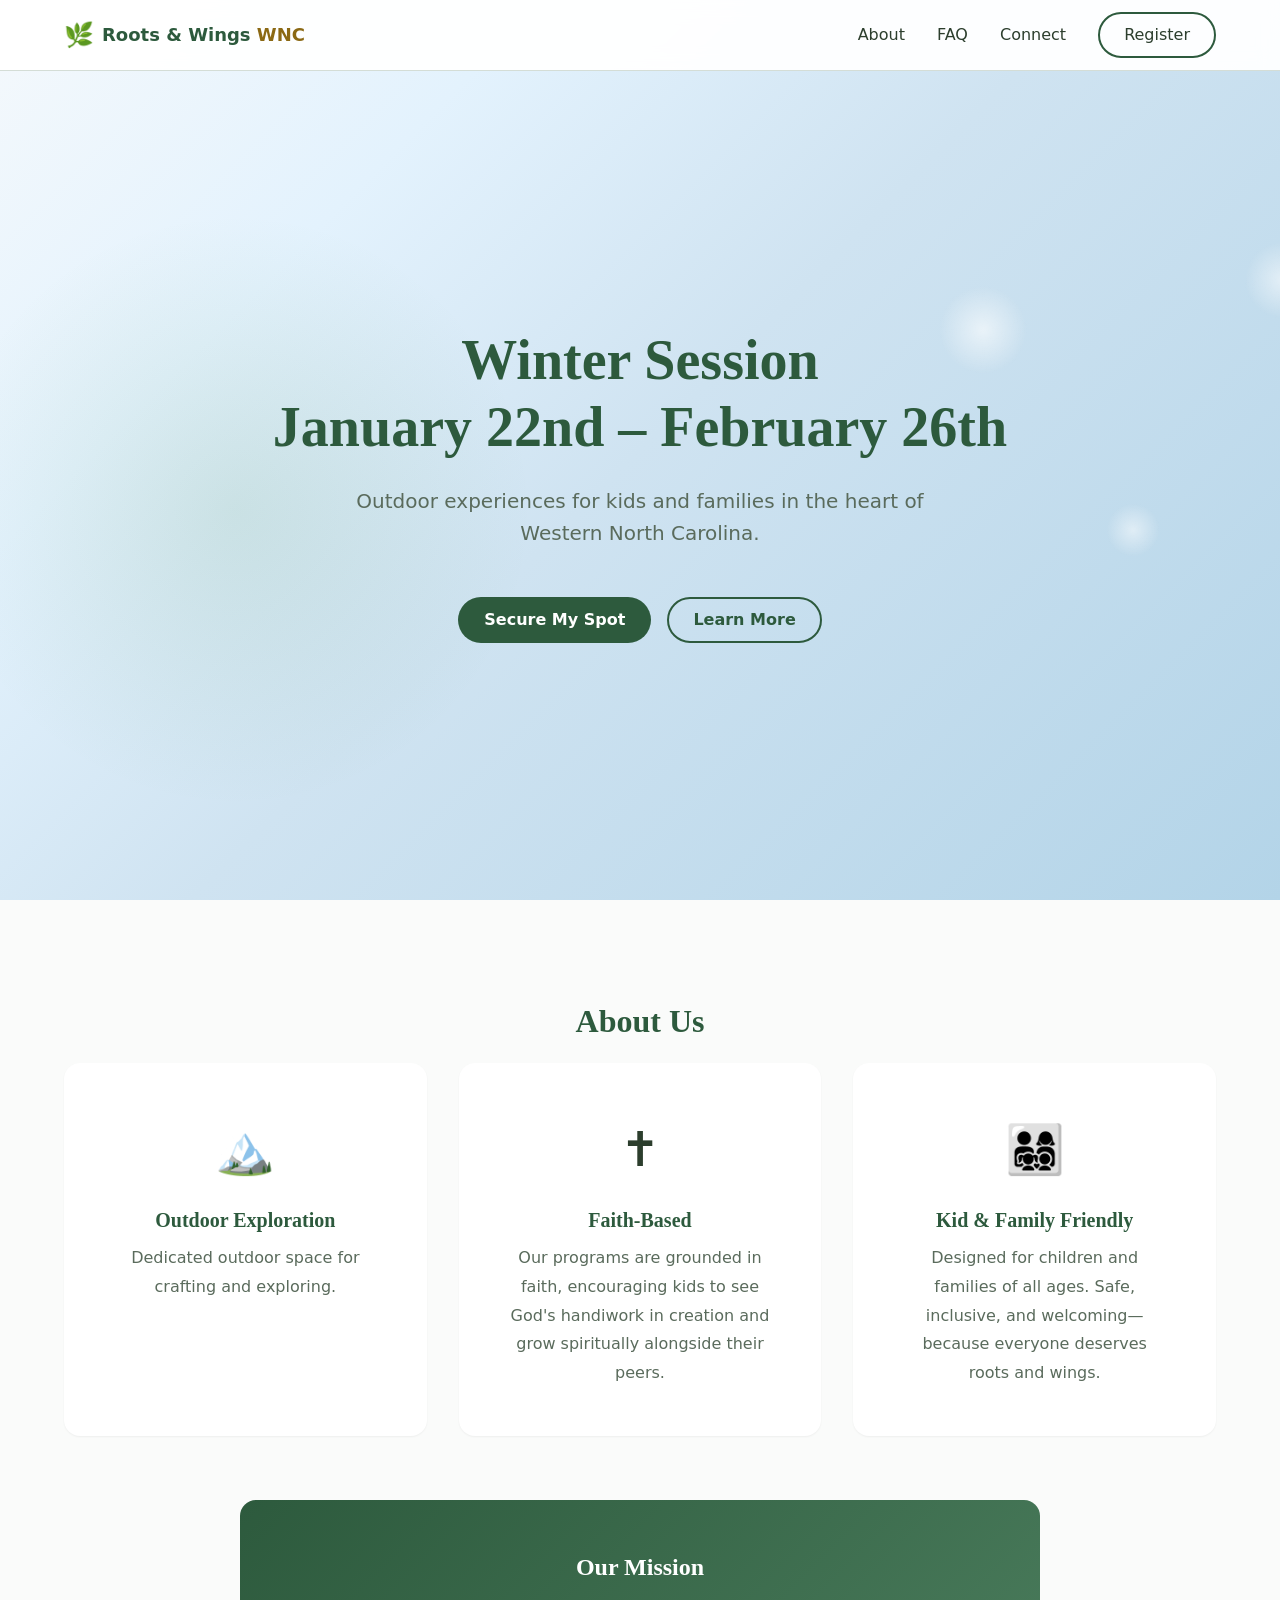
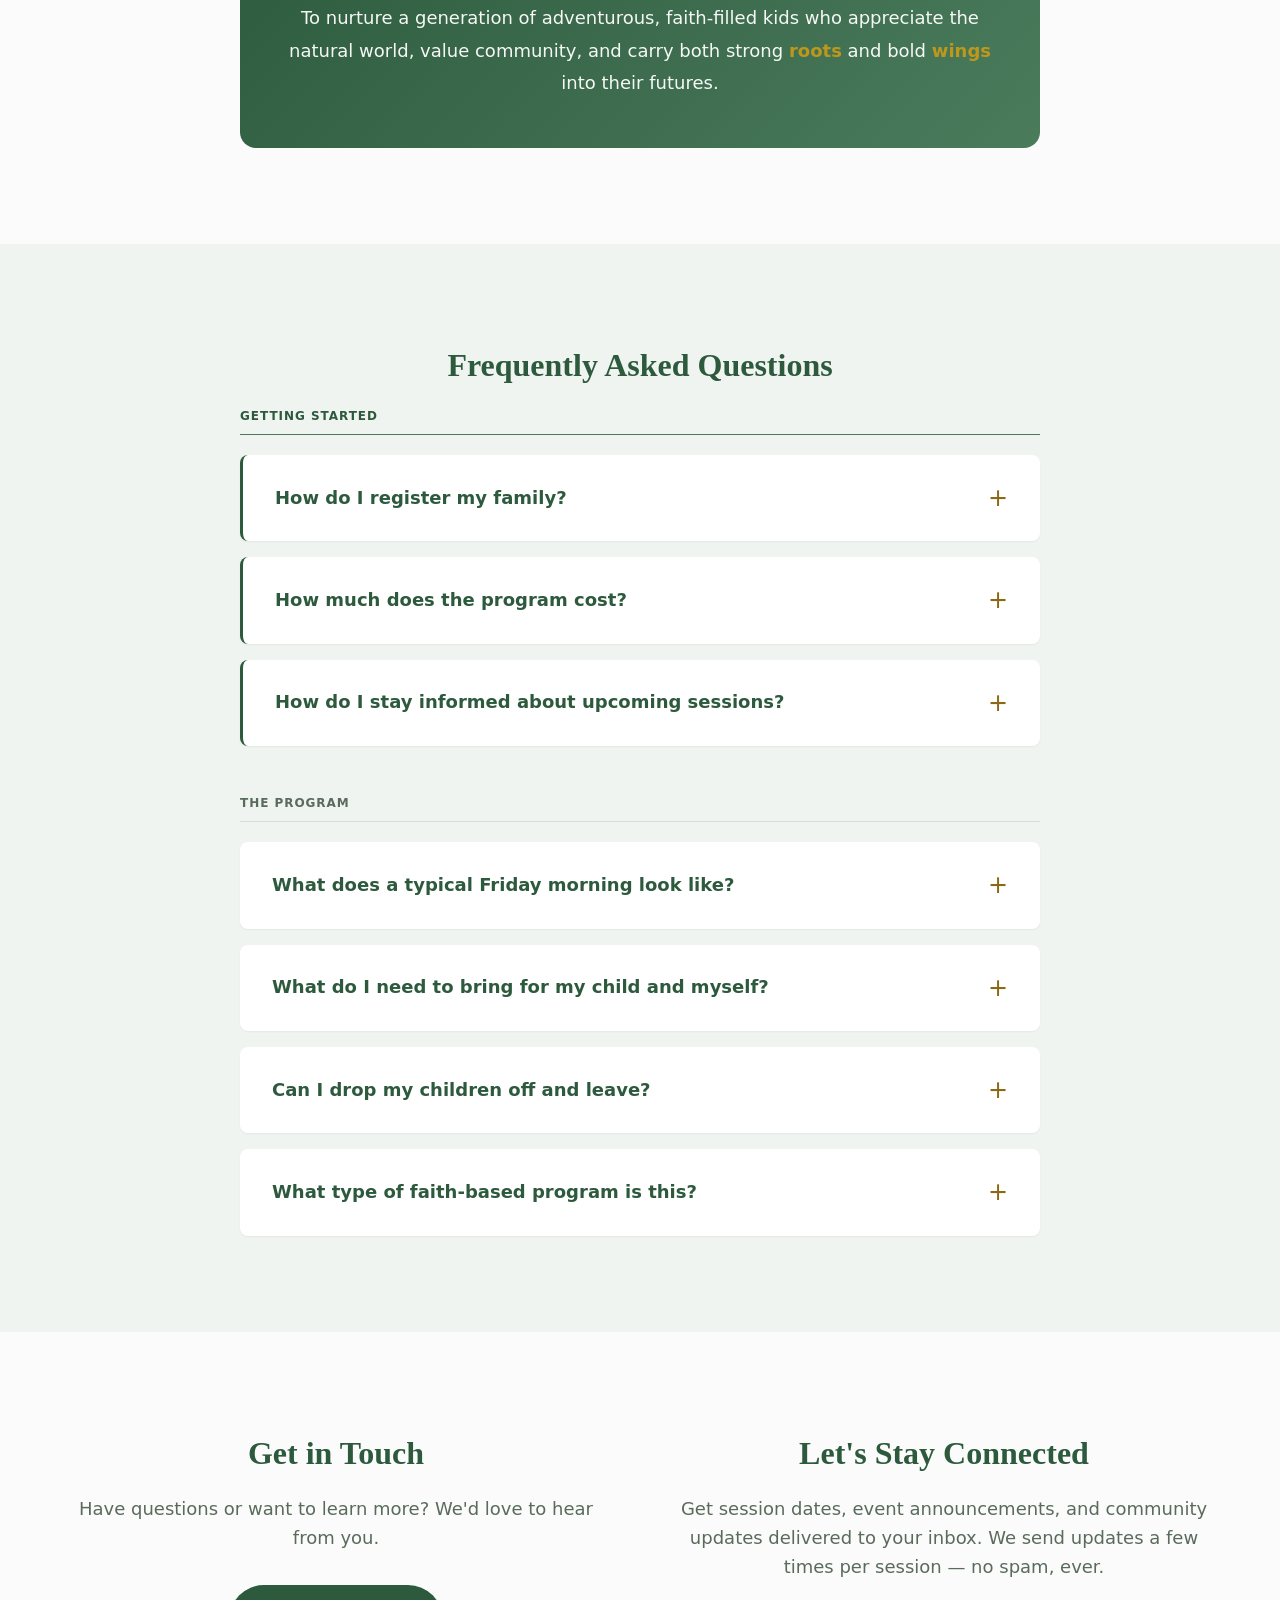
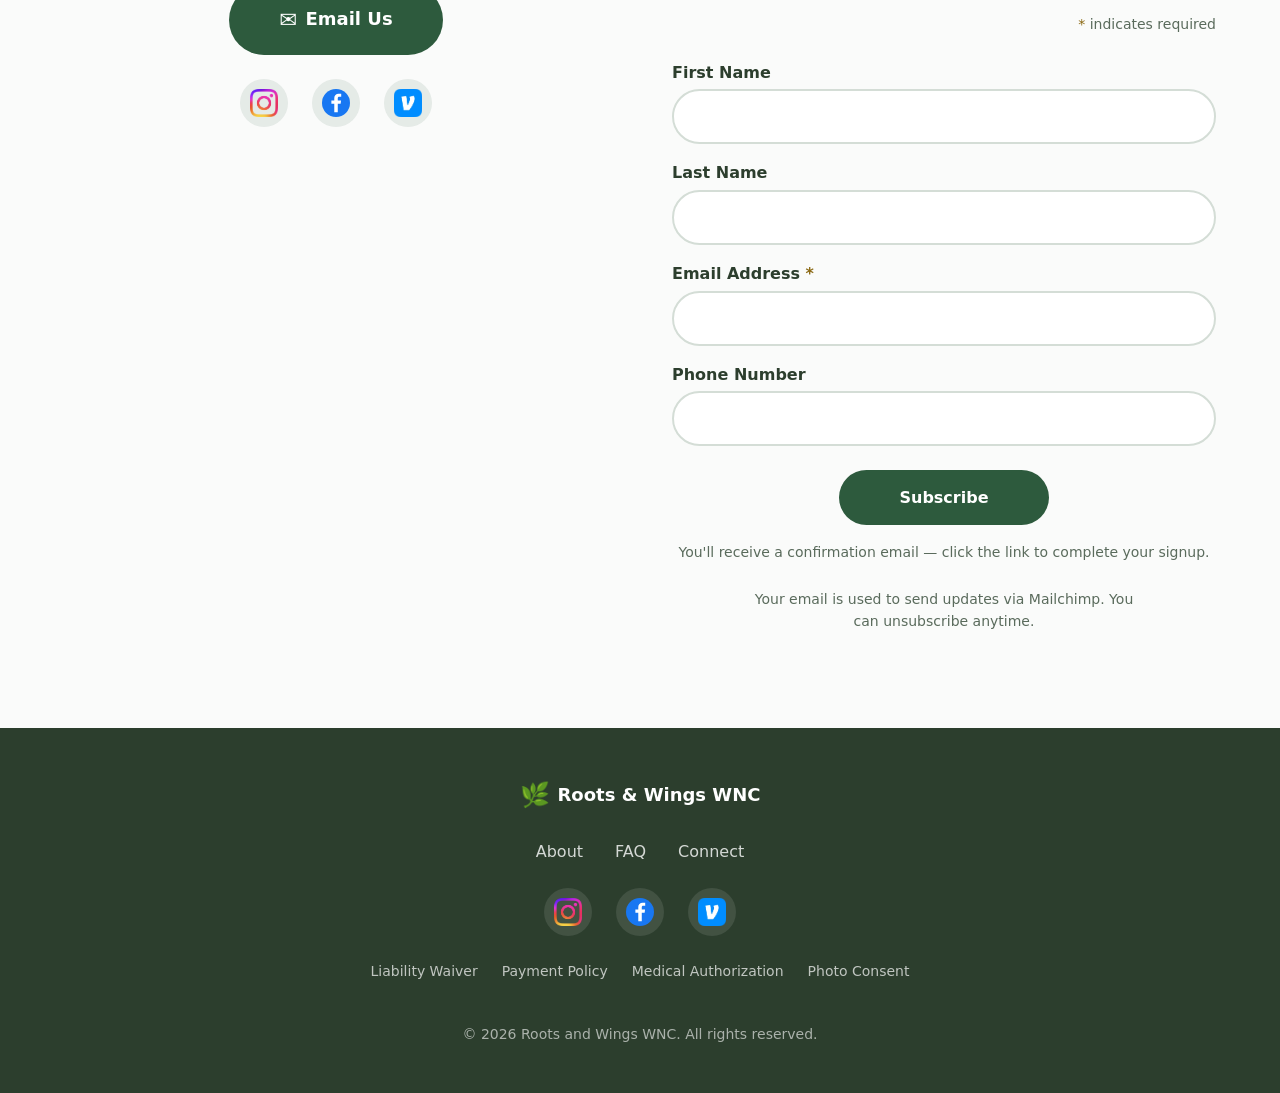
<file: web/index.html>
<!DOCTYPE html>
<html lang="en">

<head>
    <meta charset="UTF-8">
    <meta name="viewport" content="width=device-width, initial-scale=1.0">
    <meta name="description"
        content="Roots and Wings WNC — An outdoor, faith-based, kid-friendly organization exploring the beauty of Western North Carolina.">
    <meta name="keywords"
        content="Roots and Wings, WNC, Western North Carolina, outdoor, faith-based, kids, family, nature, adventure">
    <meta name="author" content="Roots and Wings WNC">

    <!-- Open Graph -->
    <meta property="og:title" content="Roots and Wings WNC">
    <meta property="og:description"
        content="An outdoor, faith-based, kid-friendly organization in Western North Carolina.">
    <meta property="og:type" content="website">
    <meta property="og:url" content="https://rootsandwingswnc.com">
    <meta property="og:image" content="https://rootsandwingswnc.com/og-image.jpg">

    <!-- Favicon -->
    <link rel="icon" type="image/svg+xml" href="favicon.svg">

    <title>Roots and Wings WNC | Outdoor Faith-Based Adventures</title>

    <!-- Preconnect to third-party origins -->
    <link rel="preconnect" href="https://cdn-images.mailchimp.com" crossorigin>
    <link rel="preconnect" href="https://s3.amazonaws.com">

    <link rel="stylesheet" href="styles.css">
    <script
        id="mcjs">!function (c, h, i, m, p) { m = c.createElement(h), p = c.getElementsByTagName(h)[0], m.async = 1, m.src = i, p.parentNode.insertBefore(m, p) }(document, "script", "https://chimpstatic.com/mcjs-connected/js/users/88aef65339cdadfec5aa6b41f/bc09545c3a9273272fa2e830d.js");</script>
</head>

<body>
    <!-- Skip Link for Accessibility -->
    <a href="#main" class="skip-link">Skip to main content</a>

    <!-- Header / Navigation -->
    <header class="header">
        <nav class="nav container">
            <a href="#" class="logo">
                <span class="logo-icon">🌿</span>
                <span class="logo-text">Roots &amp; Wings <span class="logo-wnc">WNC</span></span>
            </a>
            <ul class="nav-links">
                <li><a href="#about">About</a></li>
                <li><a href="#faq">FAQ</a></li>
                <li><a href="#subscribe">Connect</a></li>
                <li class="nav-register">
                    <a href="https://docs.google.com/forms/d/1t1JDsPCcCqkzhHYkcG2WO82APsgjfCR-HAG7CGF20ys/" class="btn btn-secondary btn-sm" target="_blank" rel="noopener noreferrer">
                        Register
                    </a>
                </li>
                <li class="nav-social">
                    <a href="https://instagram.com/rootsandwingswnc" class="social-link-nav instagram" aria-label="Follow us on Instagram">
                        <img src="Instagram_Glyph_Gradient.png" alt="Instagram" />
                    </a>
                    <a href="https://www.facebook.com/groups/2160218121388640" class="social-link-nav facebook" aria-label="Join our Facebook group">
                        <svg viewBox="0 0 24 24" aria-hidden="true" focusable="false">
                            <circle cx="12" cy="12" r="12" fill="#1877F2" />
                            <path d="M13.52 20V12.7h2.45l.37-2.85h-2.82V8.03c0-.83.23-1.39 1.42-1.39h1.52V4.09c-.26-.03-1.17-.09-2.22-.09-2.2 0-3.71 1.34-3.71 3.81v2.04H8.04v2.85h2.49V20h2.99z" fill="#fff" />
                        </svg>
                    </a>
                    <a href="https://venmo.com/rootsandwingswnc" class="social-link-nav venmo" aria-label="Support us on Venmo">
                        <img src="venmo-icon.png" alt="Venmo" />
                    </a>
                </li>
                <li class="nav-email">
                    <a href="mailto:rootsandwingswnc@gmail.com" class="btn btn-primary btn-sm">
                        <span class="btn-icon">✉️</span>
                        Email Us
                    </a>
                </li>
            </ul>
            <button class="nav-toggle" aria-label="Toggle navigation" aria-expanded="false">
                <span class="hamburger"></span>
            </button>
        </nav>
    </header>

    <main id="main">
        <!-- Hero Section -->
        <section class="hero" id="hero-section">
            <div class="container hero-content">
                <h1 class="hero-title" id="hero-title">Discover Adventure.<br>Grow in Faith.<br>Explore Together.</h1>
                <p class="hero-subtitle" id="hero-subtitle">Outdoor experiences for kids and families in the heart of Western North
                    Carolina.</p>
                <div class="hero-cta" id="hero-cta">
                    <a href="https://docs.google.com/forms/d/1t1JDsPCcCqkzhHYkcG2WO82APsgjfCR-HAG7CGF20ys/" class="btn btn-primary" target="_blank" rel="noopener noreferrer">Secure My Spot</a>
                    <a href="#about" class="btn btn-secondary">Learn More</a>
                </div>
            </div>
            <div class="hero-bg" id="hero-bg"></div>
        </section>

        <!-- About Section -->
        <section id="about" class="about section">
            <div class="container">
                <h2 class="section-title">About Us</h2>
                <div class="about-grid">
                    <div class="about-card">
                        <div class="about-icon">🏔️</div>
                        <h3>Outdoor Exploration</h3>
                        <p>Dedicated outdoor space for crafting and exploring.</p>
                    </div>
                    <div class="about-card">
                        <div class="about-icon">✝️</div>
                        <h3>Faith-Based</h3>
                        <p>Our programs are grounded in faith, encouraging kids to see God's handiwork in creation and
                            grow spiritually alongside their peers.</p>
                    </div>
                    <div class="about-card">
                        <div class="about-icon">👨‍👩‍👧‍👦</div>
                        <h3>Kid &amp; Family Friendly</h3>
                        <p>Designed for children and families of all ages. Safe, inclusive, and welcoming—because
                            everyone deserves roots and wings.</p>
                    </div>
                </div>
                <div class="about-mission">
                    <h3>Our Mission</h3>
                    <p>To nurture a generation of adventurous, faith-filled kids who appreciate the natural world, value
                        community, and carry both strong <strong>roots</strong> and bold <strong>wings</strong> into
                        their futures.</p>
                </div>
            </div>
        </section>

        <!-- FAQ Section -->
        <section id="faq" class="faq section section-alt">
            <div class="container">
                <h2 class="section-title">Frequently Asked Questions</h2>
                <div class="faq-list">

                    <!-- Getting Started -->
                    <div class="faq-group faq-group--featured">
                        <h3 class="faq-group-title">Getting Started</h3>

                        <details class="faq-item">
                            <summary class="faq-question">How do I register my family?</summary>
                            <div class="faq-answer">
                                <p>Registration is handled through our <a href="https://docs.google.com/forms/d/1t1JDsPCcCqkzhHYkcG2WO82APsgjfCR-HAG7CGF20ys/" target="_blank" rel="noopener noreferrer"><strong>Google Form</strong></a>. During registration you'll be asked to review and acknowledge our policies:</p>
                                <ul>
                                    <li><a href="liability-waiver.html">Liability Waiver &amp; Assumption of Risk</a></li>
                                    <li><a href="payment-policy.html">Payment Policy</a> — $60 per family via Venmo</li>
                                    <li><a href="medical-authorization.html">Medical &amp; Emergency Authorization</a></li>
                                    <li><a href="photo-consent.html">Photo &amp; Media Consent</a> (optional)</li>
                                </ul>
                                <p>Once you submit the form, send payment via <a href="https://venmo.com/rootsandwingswnc">Venmo (@rootsandwingswnc)</a> within 7 days to secure your spot.</p>
                            </div>
                        </details>

                        <details class="faq-item">
                            <summary class="faq-question">How much does the program cost?</summary>
                            <div class="faq-answer">
                                <p>The program consists of 6-week sessions. The cost is <strong>$60 per family</strong> for the full session, which averages to $10 per class and covers all supplies for fine motor crafts and activities.</p>
                                <p><em>We remain flexible for families on a budget—please reach out to discuss your situation.</em></p>
                            </div>
                        </details>

                        <details class="faq-item">
                            <summary class="faq-question">How do I stay informed about upcoming sessions?</summary>
                            <div class="faq-answer">
                                <p><a href="#subscribe">Subscribe to our newsletter</a> below! We send regular updates about upcoming sessions, special events, and news.</p>
                            </div>
                        </details>
                    </div>

                    <!-- The Program -->
                    <div class="faq-group">
                        <h3 class="faq-group-title">The Program</h3>

                        <details class="faq-item">
                            <summary class="faq-question">What does a typical Friday morning look like?</summary>
                            <div class="faq-answer">
                                <p>Our sessions run from <strong>10:00 AM to 12:00 PM</strong>. The morning flows through several stages:</p>
                                <ul>
                                    <li><strong>10:00 – 10:45 AM:</strong> Arrival followed by fine motor crafts and activities</li>
                                    <li><strong>10:45 – 11:45 AM:</strong> Group time, snacks, and gross motor exploration or outdoor play</li>
                                    <li><strong>11:45 AM – 12:00 PM:</strong> Parent Connect while children enjoy a final period of free play</li>
                                </ul>
                            </div>
                        </details>

                        <details class="faq-item">
                            <summary class="faq-question">What do I need to bring for my child and myself?</summary>
                            <div class="faq-answer">
                                <p>Since this is an outdoor program that runs rain or shine, please come prepared for the elements:</p>
                                <ul>
                                    <li><strong>Snacks</strong> for your children to enjoy during our designated snack and circle time</li>
                                    <li><strong>A blanket</strong> to sit on during group activities</li>
                                    <li><strong>Weather-appropriate clothing</strong> to ensure everyone stays comfortable while exploring</li>
                                </ul>
                            </div>
                        </details>

                        <details class="faq-item">
                            <summary class="faq-question">Can I drop my children off and leave?</summary>
                            <div class="faq-answer">
                                <p>This is primarily a parent-led outdoor program where "parents connect and kids explore". A key component of our schedule is the Parent Connect &amp; Wind Down period, which provides a space for adults to walk alongside one another in their shared journey.</p>
                                <p>Because the program is designed for families to connect, we encourage you to stay; however, drop-offs may be discussed on a case-by-case basis.</p>
                            </div>
                        </details>

                        <details class="faq-item">
                            <summary class="faq-question">What type of faith-based program is this?</summary>
                            <div class="faq-answer">
                                <p>Roots and Wings is an outdoor and faith-based program designed for families to connect and explore together. Our curriculum is rooted in a non-denominational Christian background.</p>
                                <p><strong>For the Children:</strong> We teach "easy liturgy"—simple rhythms of worship and prayer—that they can use independently and share with their family and friends.</p>
                                <p><strong>For the Guardians:</strong> During our dedicated Parent Circle Time, we reflect on faith-based readings focused on families and the goal of raising a "team" that is on mission for God.</p>
                            </div>
                        </details>
                    </div>

                </div>
            </div>
        </section>

        <!-- Connect Section -->
        <section id="subscribe" class="subscribe section">
            <div class="container">
                <div class="connect-grid">
                    <div class="connect-column contact-panel">
                        <h2 class="section-title">Get in Touch</h2>
                        <p class="section-subtitle">Have questions or want to learn more? We'd love to hear from you.</p>
                        <div class="contact-cta">
                            <a href="mailto:rootsandwingswnc@gmail.com" class="btn btn-primary btn-lg">
                                <span class="btn-icon">✉️</span>
                                Email Us
                            </a>
                        </div>
                        <div class="footer-social contact-social">
                            <a href="https://instagram.com/rootsandwingswnc" class="social-link instagram" aria-label="Follow us on Instagram">
                                <img src="Instagram_Glyph_Gradient.png" alt="Instagram" />
                            </a>
                            <a href="https://www.facebook.com/groups/2160218121388640" class="social-link facebook" aria-label="Join our Facebook group">
                                <svg viewBox="0 0 24 24" aria-hidden="true" focusable="false">
                                    <circle cx="12" cy="12" r="12" fill="#1877F2" />
                                    <path d="M13.52 20V12.7h2.45l.37-2.85h-2.82V8.03c0-.83.23-1.39 1.42-1.39h1.52V4.09c-.26-.03-1.17-.09-2.22-.09-2.2 0-3.71 1.34-3.71 3.81v2.04H8.04v2.85h2.49V20h2.99z" fill="#fff" />
                                </svg>
                            </a>
                            <a href="https://venmo.com/rootsandwingswnc" class="social-link venmo" aria-label="Support us on Venmo">
                                <img src="venmo-icon.png" alt="Venmo" />
                            </a>
                        </div>
                    </div>

                    <div class="connect-column subscribe-panel">
                        <h2 class="section-title">Let's Stay Connected</h2>
                        <p class="section-subtitle">Get session dates, event announcements, and community updates delivered to your inbox. We send updates a few times per session — no spam, ever.</p>

                        <div class="subscribe-form-wrapper">
                            <div id="mc_embed_shell">
                                <link href="//cdn-images.mailchimp.com/embedcode/classic-061523.css" rel="stylesheet" type="text/css">
                                <div id="mc_embed_signup">
                                    <form
                                        action="https://gmail.us16.list-manage.com/subscribe/post?u=88aef65339cdadfec5aa6b41f&amp;id=ab83f176ad&amp;f_id=00a5c2e1f0"
                                        method="post" id="mc-embedded-subscribe-form" name="mc-embedded-subscribe-form"
                                        class="validate" target="_blank" novalidate
                                        aria-label="Newsletter signup">
                                        <div id="mc_embed_signup_scroll">
                                            <div class="indicates-required"><span class="asterisk">*</span> indicates required</div>
                                            <div class="mc-field-group">
                                                <label for="mce-FNAME">First Name</label>
                                                <input type="text" name="FNAME" class="text" id="mce-FNAME" value="" autocomplete="given-name">
                                            </div>
                                            <div class="mc-field-group">
                                                <label for="mce-LNAME">Last Name</label>
                                                <input type="text" name="LNAME" class="text" id="mce-LNAME" value="" autocomplete="family-name">
                                            </div>
                                            <div class="mc-field-group">
                                                <label for="mce-EMAIL">Email Address <span class="asterisk">*</span></label>
                                                <input type="email" name="EMAIL" class="required email" id="mce-EMAIL" value="" required aria-required="true" autocomplete="email">
                                            </div>
                                            <div class="mc-field-group">
                                                <label for="mce-PHONE">Phone Number</label>
                                                <input type="tel" name="PHONE" id="mce-PHONE" value="" autocomplete="tel">
                                            </div>
                                            <div id="mce-responses" class="clear foot" aria-live="polite">
                                                <div class="response" id="mce-error-response" role="alert" style="display: none;"></div>
                                                <div class="response" id="mce-success-response" role="status" style="display: none;"></div>
                                            </div>
                                            <div aria-hidden="true" style="position: absolute; left: -5000px;">
                                                <input type="text" name="b_88aef65339cdadfec5aa6b41f_ab83f176ad" tabindex="-1" value="">
                                            </div>
                                            <div class="optionalParent">
                                                <div class="clear foot">
                                                    <input type="submit" name="subscribe" id="mc-embedded-subscribe" class="button" value="Subscribe">
                                                </div>
                                            </div>
                                        </div>
                                    </form>
                                </div>
                                <script src="//s3.amazonaws.com/downloads.mailchimp.com/js/mc-validate.js" defer></script>
                                <script>
                                    (function($) {
                                        window.fnames = ['EMAIL','FNAME','LNAME','ADDRESS','PHONE','BIRTHDAY','COMPANY'];
                                        window.ftypes = ['email','text','text','address','phone','birthday','text'];
                                    }(jQuery));
                                    var $mcj = jQuery.noConflict(true);
                                </script>
                            </div>
                            <p class="subscribe-note">You'll receive a confirmation email — click the link to complete your signup.</p>
                            <noscript><p class="subscribe-note">JavaScript is required for the signup form. Please enable it or email us directly at rootsandwingswnc@gmail.com.</p></noscript>
                        </div>

                        <p class="privacy-note">Your email is used to send updates via Mailchimp. You can unsubscribe anytime.</p>
                    </div>
                </div>
            </div>
        </section>

    <!-- Subscribe Form Enhancement -->
    <script>
        (function () {
            var form = document.getElementById('mc-embedded-subscribe-form');
            var submitBtn = document.getElementById('mc-embedded-subscribe');
            var successEl = document.getElementById('mce-success-response');
            var errorEl = document.getElementById('mce-error-response');
            if (!form || !submitBtn) return;

            var originalLabel = submitBtn.value;
            var submitting = false;

            // Observe Mailchimp's response containers for content changes
            function observeResponse(el, type) {
                if (!el) return;
                var observer = new MutationObserver(function () {
                    var hasContent = el.textContent.trim().length > 0;
                    if (!hasContent) return;

                    // Reset button state
                    submitting = false;
                    submitBtn.disabled = false;
                    submitBtn.value = originalLabel;

                    if (type === 'success') {
                        // Auto-dismiss success after 5 seconds
                        setTimeout(function () {
                            el.style.transition = 'opacity 0.3s ease, max-height 0.3s ease';
                            el.style.opacity = '0';
                            el.style.maxHeight = '0';
                            el.style.overflow = 'hidden';
                            setTimeout(function () {
                                el.style.display = 'none';
                                el.textContent = '';
                                el.removeAttribute('style');
                                el.style.display = 'none';
                            }, 350);
                        }, 5000);
                    }
                });
                observer.observe(el, { childList: true, characterData: true, subtree: true });
            }

            observeResponse(successEl, 'success');
            observeResponse(errorEl, 'error');

            // Prevent double-submit and show loading state
            form.addEventListener('submit', function (e) {
                var emailInput = document.getElementById('mce-EMAIL');
                if (!emailInput || !emailInput.value.trim()) {
                    return;
                }

                if (submitting) {
                    e.preventDefault();
                    return;
                }

                submitting = true;
                submitBtn.disabled = true;
                submitBtn.value = 'Sending\u2026';

                // Reset after 10s in case Mailchimp doesn't respond
                setTimeout(function () {
                    if (submitting) {
                        submitting = false;
                        submitBtn.disabled = false;
                        submitBtn.value = originalLabel;
                    }
                }, 10000);
            });
        })();
    </script>
    </main>

    <!-- Footer -->
    <footer class="footer">
        <div class="container footer-content">
            <div class="footer-brand">
                <span class="logo-icon">🌿</span>
                <span>Roots &amp; Wings WNC</span>
            </div>
            <nav class="footer-nav">
                <a href="#about">About</a>
                <a href="#faq">FAQ</a>
                <a href="#subscribe">Connect</a>
            </nav>
            <div class="footer-social">
                <a href="https://instagram.com/rootsandwingswnc" class="social-link instagram" aria-label="Follow us on Instagram">
                    <img src="Instagram_Glyph_Gradient.png" alt="Instagram" />
                </a>
                <a href="https://www.facebook.com/groups/2160218121388640" class="social-link facebook" aria-label="Join our Facebook group">
                    <svg viewBox="0 0 24 24" aria-hidden="true" focusable="false">
                        <circle cx="12" cy="12" r="12" fill="#1877F2" />
                        <path d="M13.52 20V12.7h2.45l.37-2.85h-2.82V8.03c0-.83.23-1.39 1.42-1.39h1.52V4.09c-.26-.03-1.17-.09-2.22-.09-2.2 0-3.71 1.34-3.71 3.81v2.04H8.04v2.85h2.49V20h2.99z" fill="#fff" />
                    </svg>
                </a>
                <a href="https://venmo.com/rootsandwingswnc" class="social-link venmo" aria-label="Support us on Venmo">
                    <img src="venmo-icon.png" alt="Venmo" />
                </a>
            </div>
            <nav class="footer-policies" aria-label="Policies">
                <a href="liability-waiver.html">Liability Waiver</a>
                <a href="payment-policy.html">Payment Policy</a>
                <a href="medical-authorization.html">Medical Authorization</a>
                <a href="photo-consent.html">Photo Consent</a>
            </nav>
            <p class="footer-copy">&copy; 2026 Roots and Wings WNC. All rights reserved.</p>
        </div>
    </footer>

    <!-- Mobile Nav Script -->
    <script>
        (function () {
            const toggle = document.querySelector('.nav-toggle');
            const nav = document.querySelector('.nav');

            toggle.addEventListener('click', function () {
                const expanded = this.getAttribute('aria-expanded') === 'true';
                this.setAttribute('aria-expanded', !expanded);
                nav.classList.toggle('nav-open');
            });

            // Close mobile nav when clicking a link
            document.querySelectorAll('.nav-links a').forEach(link => {
                link.addEventListener('click', () => {
                    toggle.setAttribute('aria-expanded', 'false');
                    nav.classList.remove('nav-open');
                });
            });

            // Smooth scroll for anchor links
            document.querySelectorAll('a[href^="#"]').forEach(anchor => {
                anchor.addEventListener('click', function (e) {
                    const href = this.getAttribute('href');
                    if (href === '#') return;

                    e.preventDefault();
                    const target = document.querySelector(href);
                    if (target) {
                        target.scrollIntoView({ behavior: 'smooth' });
                        // Update URL without jumping
                        history.pushState(null, null, href);
                    }
                });
            });
        })();
    </script>

    <!-- Dynamic Hero Banner Script -->
    <script>
        (function() {
            async function loadHeroBanners() {
                try {
                    const response = await fetch('hero_banners.json');
                    const data = await response.json();
                    return data.hero_banners;
                } catch (error) {
                    console.error('Failed to load hero banners:', error);
                    return [];
                }
            }

            function updateHeroBanner(banners) {
                const now = new Date();
                now.setHours(0, 0, 0, 0); // Compare dates at midnight
                
                // Find active banner based on current date
                const activeBanner = banners.find(banner => {
                    const launchDate = new Date(banner.launch_date);
                    const endDate = new Date(banner.end_launch_date);
                    launchDate.setHours(0, 0, 0, 0);
                    endDate.setHours(23, 59, 59, 999);
                    
                    return now >= launchDate && now <= endDate;
                });

                // If no active banner found, keep default content
                if (!activeBanner) {
                    console.log('No active banner for current date, using default content');
                    return;
                }

                // Update the DOM with active banner content
                const titleEl = document.getElementById('hero-title');
                const subtitleEl = document.getElementById('hero-subtitle');
                const ctaEl = document.getElementById('hero-cta');
                const heroSection = document.getElementById('hero-section');

                if (titleEl) {
                    titleEl.innerHTML = `${activeBanner.title}<br>${activeBanner.subtitle}`;
                }
                
                if (subtitleEl) {
                    subtitleEl.textContent = 'Outdoor experiences for kids and families in the heart of Western North Carolina.';
                }
                
                if (ctaEl) {
                    ctaEl.innerHTML = `
                        <a href="${activeBanner.cta_url}" class="btn btn-primary" target="_blank" rel="noopener noreferrer">${activeBanner.cta_text}</a>
                        <a href="#about" class="btn btn-secondary">Learn More</a>
                    `;
                }

                // Apply seasonal texture class
                if (heroSection) {
                    // Remove any existing seasonal classes
                    heroSection.classList.remove('hero-winter', 'hero-spring', 'hero-summer', 'hero-fall');
                    
                    // Add seasonal class based on banner title
                    const season = activeBanner.title.toLowerCase();
                    if (season.includes('winter')) {
                        heroSection.classList.add('hero-winter');
                    } else if (season.includes('spring')) {
                        heroSection.classList.add('hero-spring');
                    } else if (season.includes('summer')) {
                        heroSection.classList.add('hero-summer');
                    } else if (season.includes('fall')) {
                        heroSection.classList.add('hero-fall');
                    }
                }

                console.log(`Active hero banner: ${activeBanner.title} (ID: ${activeBanner.id})`);
            }

            // Load and apply hero banner on page load
            loadHeroBanners().then(banners => {
                if (banners.length > 0) {
                    updateHeroBanner(banners);
                }
            });
        })();
    </script>

</body>

</html>
</file>
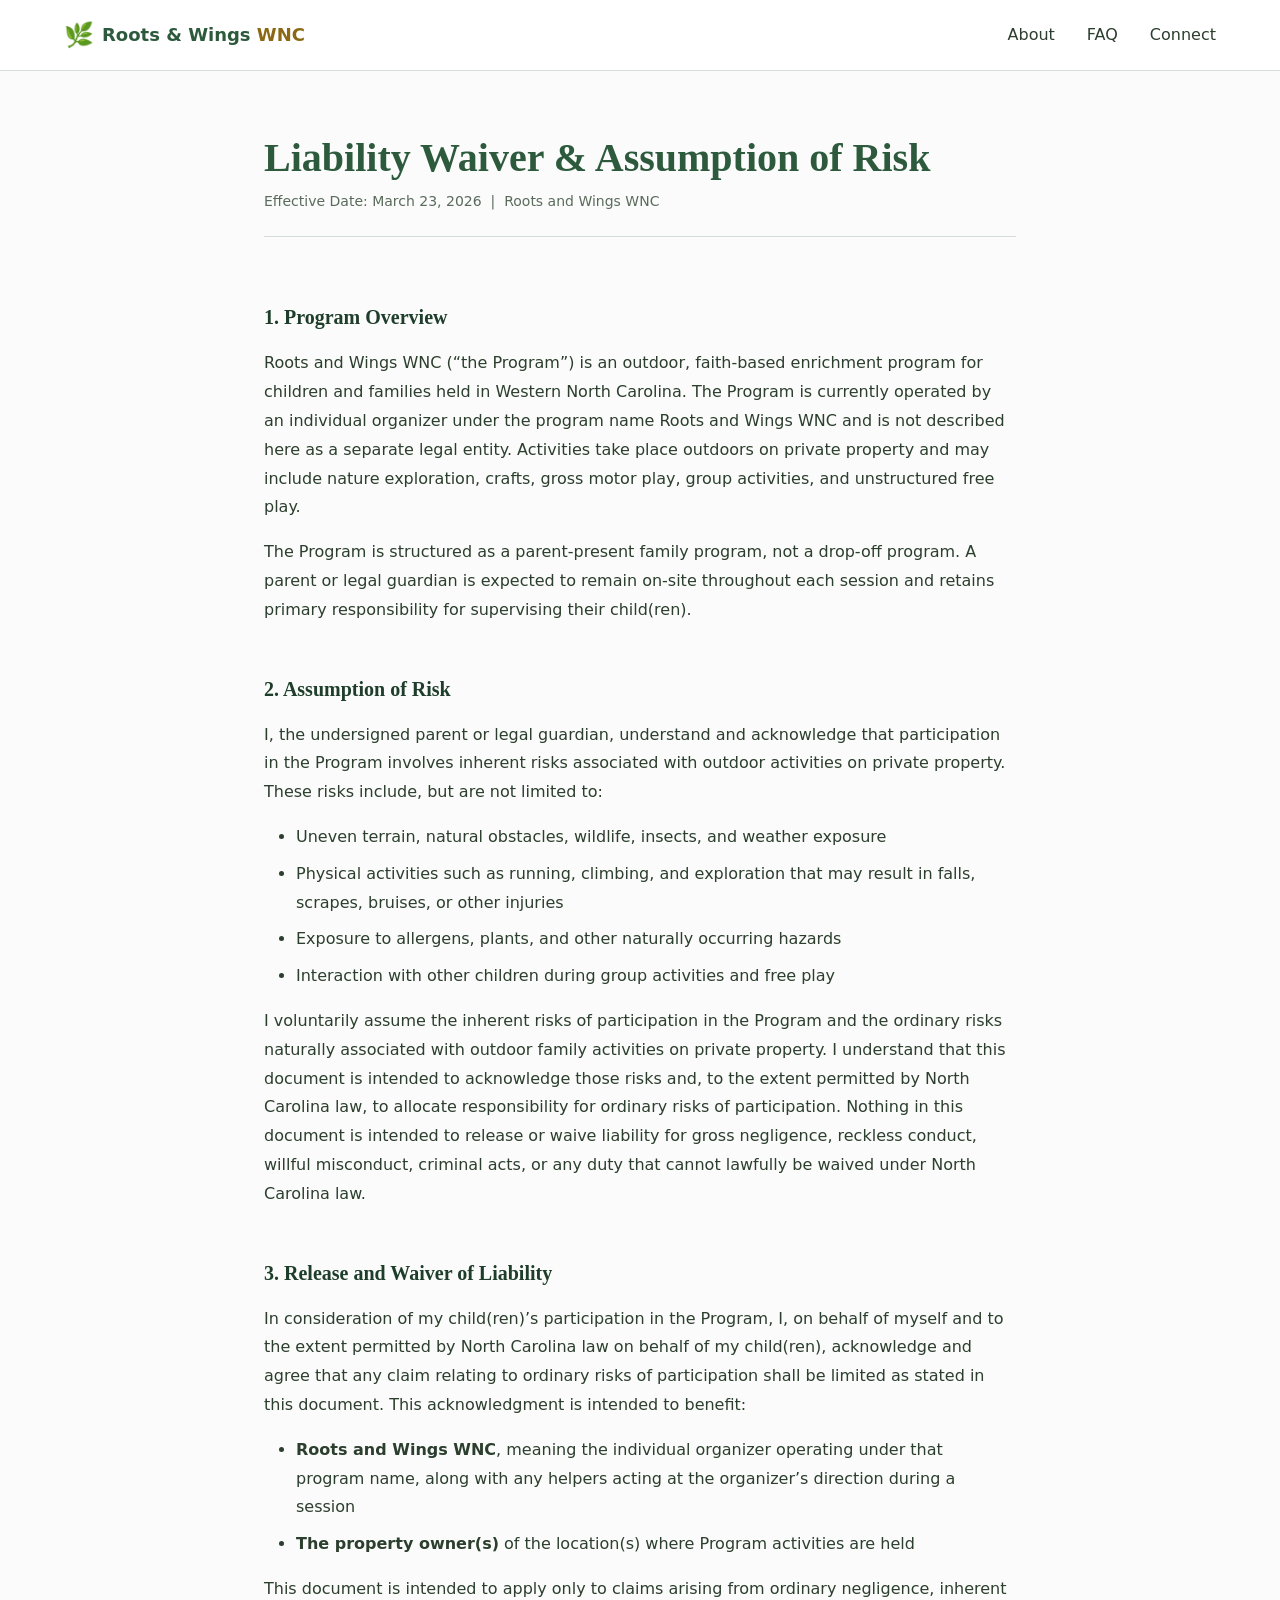
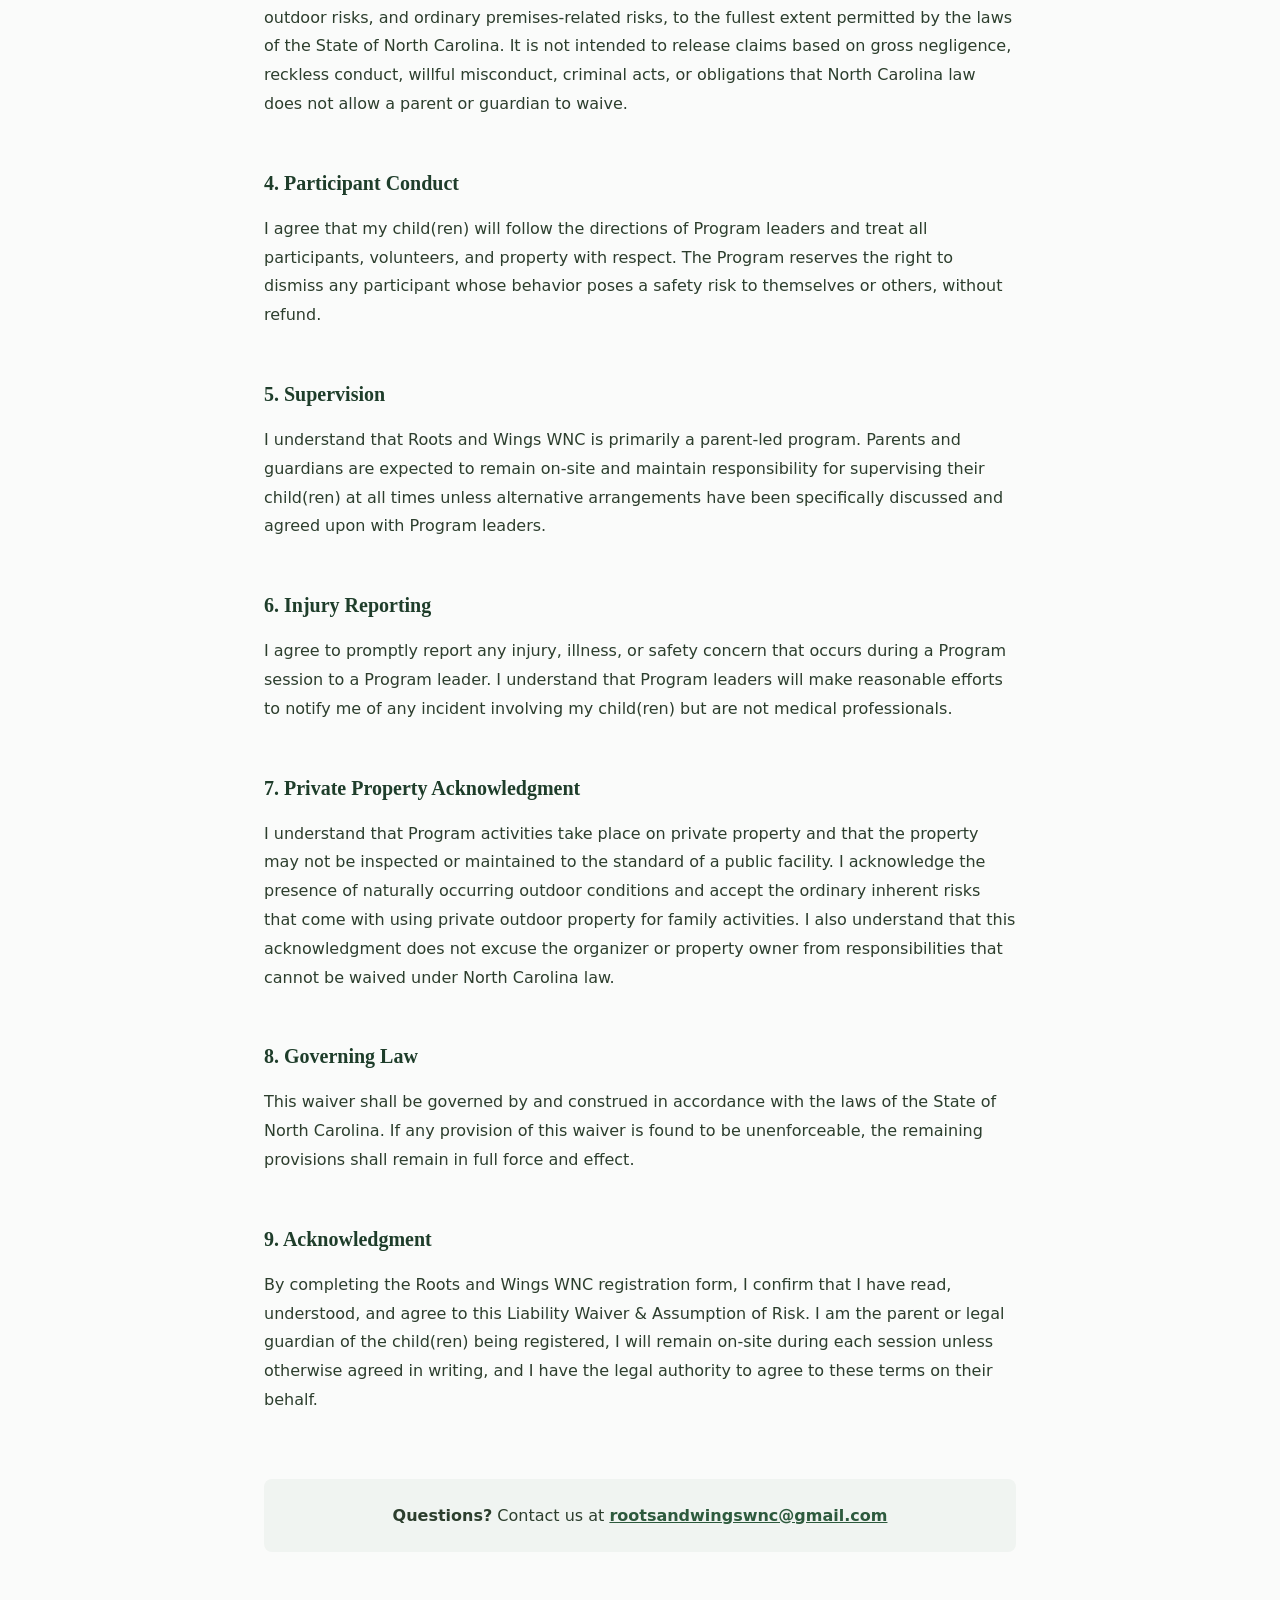
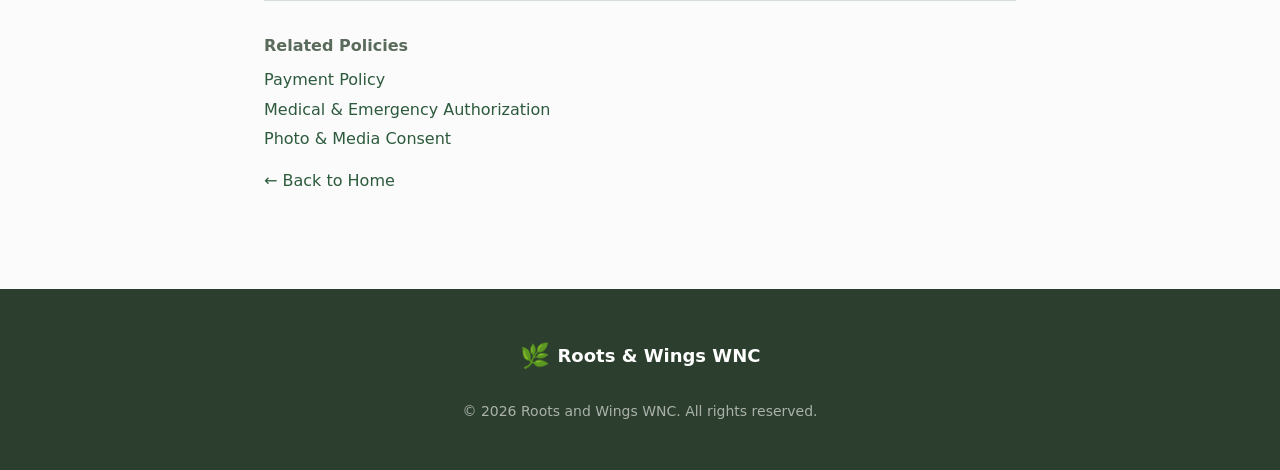
<file: web/liability-waiver.html>
<!DOCTYPE html>
<html lang="en">

<head>
    <meta charset="UTF-8">
    <meta name="viewport" content="width=device-width, initial-scale=1.0">
    <meta name="description" content="Liability Waiver and Assumption of Risk — Roots and Wings WNC">
    <meta name="robots" content="noindex">
    <link rel="icon" type="image/svg+xml" href="favicon.svg">
    <title>Liability Waiver — Roots and Wings WNC</title>
    <link rel="stylesheet" href="styles.css">
</head>

<body class="policy-page">
    <header class="header">
        <nav class="nav container">
            <a href="index.html" class="logo">
                <span class="logo-icon">🌿</span>
                <span class="logo-text">Roots &amp; Wings <span class="logo-wnc">WNC</span></span>
            </a>
            <ul class="nav-links">
                <li><a href="index.html#about">About</a></li>
                <li><a href="index.html#faq">FAQ</a></li>
                <li><a href="index.html#subscribe">Connect</a></li>
            </ul>
            <button class="nav-toggle" aria-label="Toggle navigation" aria-expanded="false">
                <span class="hamburger"></span>
            </button>
        </nav>
    </header>

    <main id="main" class="policy-main">
        <article class="container policy-container">
            <h1 class="policy-title">Liability Waiver &amp; Assumption of Risk</h1>
            <p class="policy-meta">Effective Date: March 23, 2026 &nbsp;|&nbsp; Roots and Wings WNC</p>

            <section class="policy-section">
                <h2>1. Program Overview</h2>
                <p>Roots and Wings WNC (&ldquo;the Program&rdquo;) is an outdoor, faith-based enrichment program for children and families held in Western North Carolina. The Program is currently operated by an individual organizer under the program name Roots and Wings WNC and is not described here as a separate legal entity. Activities take place outdoors on private property and may include nature exploration, crafts, gross motor play, group activities, and unstructured free play.</p>
                <p>The Program is structured as a parent-present family program, not a drop-off program. A parent or legal guardian is expected to remain on-site throughout each session and retains primary responsibility for supervising their child(ren).</p>
            </section>

            <section class="policy-section">
                <h2>2. Assumption of Risk</h2>
                <p>I, the undersigned parent or legal guardian, understand and acknowledge that participation in the Program involves inherent risks associated with outdoor activities on private property. These risks include, but are not limited to:</p>
                <ul>
                    <li>Uneven terrain, natural obstacles, wildlife, insects, and weather exposure</li>
                    <li>Physical activities such as running, climbing, and exploration that may result in falls, scrapes, bruises, or other injuries</li>
                    <li>Exposure to allergens, plants, and other naturally occurring hazards</li>
                    <li>Interaction with other children during group activities and free play</li>
                </ul>
                <p>I voluntarily assume the inherent risks of participation in the Program and the ordinary risks naturally associated with outdoor family activities on private property. I understand that this document is intended to acknowledge those risks and, to the extent permitted by North Carolina law, to allocate responsibility for ordinary risks of participation. Nothing in this document is intended to release or waive liability for gross negligence, reckless conduct, willful misconduct, criminal acts, or any duty that cannot lawfully be waived under North Carolina law.</p>
            </section>

            <section class="policy-section">
                <h2>3. Release and Waiver of Liability</h2>
                <p>In consideration of my child(ren)&rsquo;s participation in the Program, I, on behalf of myself and to the extent permitted by North Carolina law on behalf of my child(ren), acknowledge and agree that any claim relating to ordinary risks of participation shall be limited as stated in this document. This acknowledgment is intended to benefit:</p>
                <ul>
                    <li><strong>Roots and Wings WNC</strong>, meaning the individual organizer operating under that program name, along with any helpers acting at the organizer&rsquo;s direction during a session</li>
                    <li><strong>The property owner(s)</strong> of the location(s) where Program activities are held</li>
                </ul>
                <p>This document is intended to apply only to claims arising from ordinary negligence, inherent outdoor risks, and ordinary premises-related risks, to the fullest extent permitted by the laws of the State of North Carolina. It is not intended to release claims based on gross negligence, reckless conduct, willful misconduct, criminal acts, or obligations that North Carolina law does not allow a parent or guardian to waive.</p>
            </section>

            <section class="policy-section">
                <h2>4. Participant Conduct</h2>
                <p>I agree that my child(ren) will follow the directions of Program leaders and treat all participants, volunteers, and property with respect. The Program reserves the right to dismiss any participant whose behavior poses a safety risk to themselves or others, without refund.</p>
            </section>

            <section class="policy-section">
                <h2>5. Supervision</h2>
                <p>I understand that Roots and Wings WNC is primarily a parent-led program. Parents and guardians are expected to remain on-site and maintain responsibility for supervising their child(ren) at all times unless alternative arrangements have been specifically discussed and agreed upon with Program leaders.</p>
            </section>

            <section class="policy-section">
                <h2>6. Injury Reporting</h2>
                <p>I agree to promptly report any injury, illness, or safety concern that occurs during a Program session to a Program leader. I understand that Program leaders will make reasonable efforts to notify me of any incident involving my child(ren) but are not medical professionals.</p>
            </section>

            <section class="policy-section">
                <h2>7. Private Property Acknowledgment</h2>
                <p>I understand that Program activities take place on private property and that the property may not be inspected or maintained to the standard of a public facility. I acknowledge the presence of naturally occurring outdoor conditions and accept the ordinary inherent risks that come with using private outdoor property for family activities. I also understand that this acknowledgment does not excuse the organizer or property owner from responsibilities that cannot be waived under North Carolina law.</p>
            </section>

            <section class="policy-section">
                <h2>8. Governing Law</h2>
                <p>This waiver shall be governed by and construed in accordance with the laws of the State of North Carolina. If any provision of this waiver is found to be unenforceable, the remaining provisions shall remain in full force and effect.</p>
            </section>

            <section class="policy-section">
                <h2>9. Acknowledgment</h2>
                <p>By completing the Roots and Wings WNC registration form, I confirm that I have read, understood, and agree to this Liability Waiver &amp; Assumption of Risk. I am the parent or legal guardian of the child(ren) being registered, I will remain on-site during each session unless otherwise agreed in writing, and I have the legal authority to agree to these terms on their behalf.</p>
            </section>

            <div class="policy-contact">
                <p><strong>Questions?</strong> Contact us at <a href="mailto:rootsandwingswnc@gmail.com">rootsandwingswnc@gmail.com</a></p>
            </div>

            <nav class="policy-nav" aria-label="Related policies">
                <h3>Related Policies</h3>
                <ul>
                    <li><a href="payment-policy.html">Payment Policy</a></li>
                    <li><a href="medical-authorization.html">Medical &amp; Emergency Authorization</a></li>
                    <li><a href="photo-consent.html">Photo &amp; Media Consent</a></li>
                </ul>
                <p><a href="index.html">&larr; Back to Home</a></p>
            </nav>
        </article>
    </main>

    <footer class="footer">
        <div class="container footer-content">
            <div class="footer-brand">
                <span class="logo-icon">🌿</span>
                <span>Roots &amp; Wings WNC</span>
            </div>
            <p class="footer-copy">&copy; 2026 Roots and Wings WNC. All rights reserved.</p>
        </div>
    </footer>

    <!-- Mobile Nav Script -->
    <script>
        (function () {
            const toggle = document.querySelector('.nav-toggle');
            const nav = document.querySelector('.nav');
            if (!toggle || !nav) return;
            toggle.addEventListener('click', function () {
                const expanded = this.getAttribute('aria-expanded') === 'true';
                this.setAttribute('aria-expanded', !expanded);
                nav.classList.toggle('nav-open');
            });
            document.querySelectorAll('.nav-links a').forEach(link => {
                link.addEventListener('click', () => {
                    toggle.setAttribute('aria-expanded', 'false');
                    nav.classList.remove('nav-open');
                });
            });
        })();
    </script>
</body>

</html>
</file>
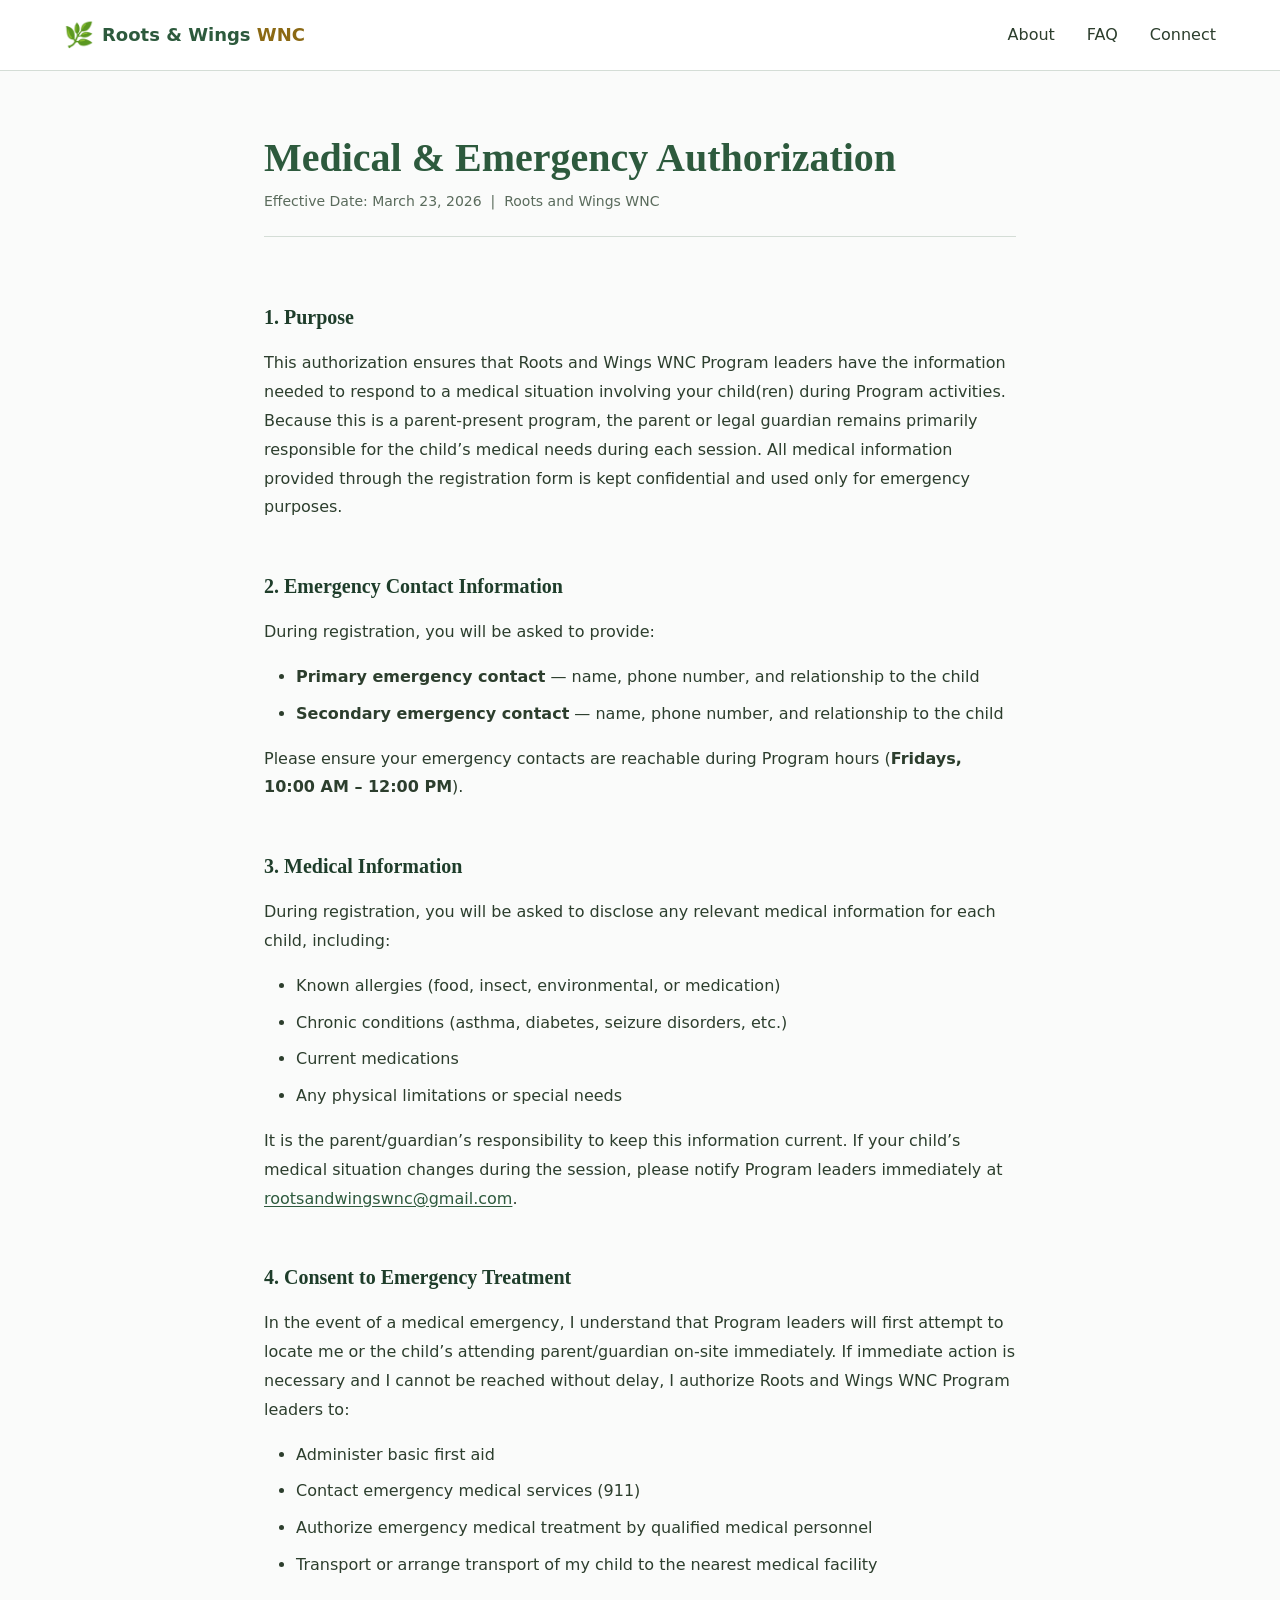
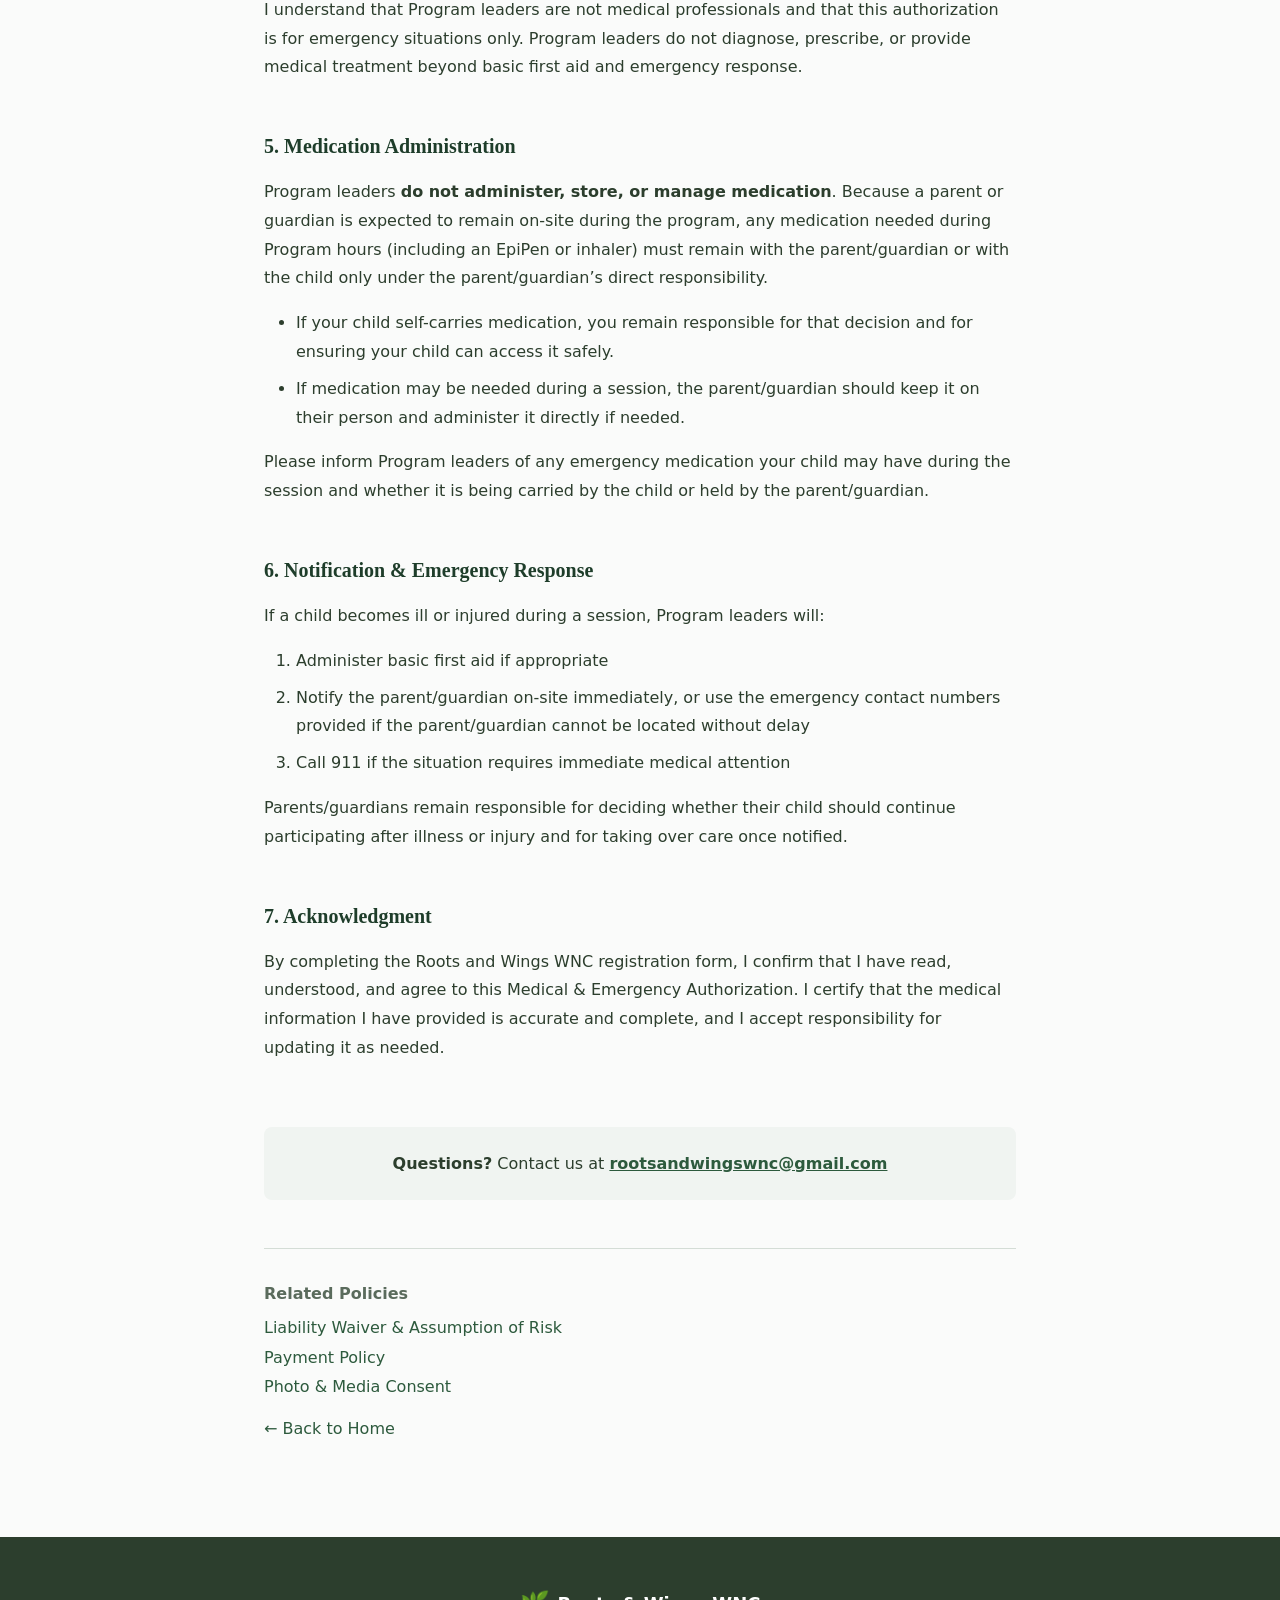
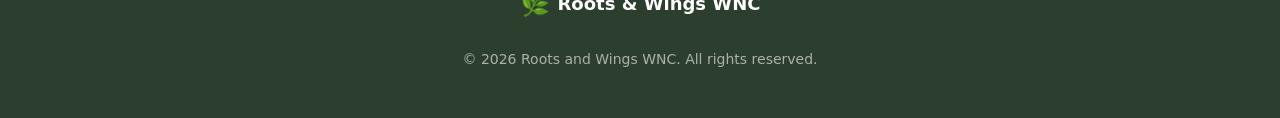
<file: web/medical-authorization.html>
<!DOCTYPE html>
<html lang="en">

<head>
    <meta charset="UTF-8">
    <meta name="viewport" content="width=device-width, initial-scale=1.0">
    <meta name="description" content="Medical and Emergency Authorization — Roots and Wings WNC">
    <meta name="robots" content="noindex">
    <link rel="icon" type="image/svg+xml" href="favicon.svg">
    <title>Medical &amp; Emergency Authorization — Roots and Wings WNC</title>
    <link rel="stylesheet" href="styles.css">
</head>

<body class="policy-page">
    <header class="header">
        <nav class="nav container">
            <a href="index.html" class="logo">
                <span class="logo-icon">🌿</span>
                <span class="logo-text">Roots &amp; Wings <span class="logo-wnc">WNC</span></span>
            </a>
            <ul class="nav-links">
                <li><a href="index.html#about">About</a></li>
                <li><a href="index.html#faq">FAQ</a></li>
                <li><a href="index.html#subscribe">Connect</a></li>
            </ul>
            <button class="nav-toggle" aria-label="Toggle navigation" aria-expanded="false">
                <span class="hamburger"></span>
            </button>
        </nav>
    </header>

    <main id="main" class="policy-main">
        <article class="container policy-container">
            <h1 class="policy-title">Medical &amp; Emergency Authorization</h1>
            <p class="policy-meta">Effective Date: March 23, 2026 &nbsp;|&nbsp; Roots and Wings WNC</p>

            <section class="policy-section">
                <h2>1. Purpose</h2>
                <p>This authorization ensures that Roots and Wings WNC Program leaders have the information needed to respond to a medical situation involving your child(ren) during Program activities. Because this is a parent-present program, the parent or legal guardian remains primarily responsible for the child&rsquo;s medical needs during each session. All medical information provided through the registration form is kept confidential and used only for emergency purposes.</p>
            </section>

            <section class="policy-section">
                <h2>2. Emergency Contact Information</h2>
                <p>During registration, you will be asked to provide:</p>
                <ul>
                    <li><strong>Primary emergency contact</strong> — name, phone number, and relationship to the child</li>
                    <li><strong>Secondary emergency contact</strong> — name, phone number, and relationship to the child</li>
                </ul>
                <p>Please ensure your emergency contacts are reachable during Program hours (<strong>Fridays, 10:00 AM &ndash; 12:00 PM</strong>).</p>
            </section>

            <section class="policy-section">
                <h2>3. Medical Information</h2>
                <p>During registration, you will be asked to disclose any relevant medical information for each child, including:</p>
                <ul>
                    <li>Known allergies (food, insect, environmental, or medication)</li>
                    <li>Chronic conditions (asthma, diabetes, seizure disorders, etc.)</li>
                    <li>Current medications</li>
                    <li>Any physical limitations or special needs</li>
                </ul>
                <p>It is the parent/guardian&rsquo;s responsibility to keep this information current. If your child&rsquo;s medical situation changes during the session, please notify Program leaders immediately at <a href="mailto:rootsandwingswnc@gmail.com">rootsandwingswnc@gmail.com</a>.</p>
            </section>

            <section class="policy-section">
                <h2>4. Consent to Emergency Treatment</h2>
                <p>In the event of a medical emergency, I understand that Program leaders will first attempt to locate me or the child&rsquo;s attending parent/guardian on-site immediately. If immediate action is necessary and I cannot be reached without delay, I authorize Roots and Wings WNC Program leaders to:</p>
                <ul>
                    <li>Administer basic first aid</li>
                    <li>Contact emergency medical services (911)</li>
                    <li>Authorize emergency medical treatment by qualified medical personnel</li>
                    <li>Transport or arrange transport of my child to the nearest medical facility</li>
                </ul>
                <p>I understand that Program leaders are not medical professionals and that this authorization is for emergency situations only. Program leaders do not diagnose, prescribe, or provide medical treatment beyond basic first aid and emergency response.</p>
            </section>

            <section class="policy-section">
                <h2>5. Medication Administration</h2>
                <p>Program leaders <strong>do not administer, store, or manage medication</strong>. Because a parent or guardian is expected to remain on-site during the program, any medication needed during Program hours (including an EpiPen or inhaler) must remain with the parent/guardian or with the child only under the parent/guardian&rsquo;s direct responsibility.</p>
                <ul>
                    <li>If your child self-carries medication, you remain responsible for that decision and for ensuring your child can access it safely.</li>
                    <li>If medication may be needed during a session, the parent/guardian should keep it on their person and administer it directly if needed.</li>
                </ul>
                <p>Please inform Program leaders of any emergency medication your child may have during the session and whether it is being carried by the child or held by the parent/guardian.</p>
            </section>

            <section class="policy-section">
                <h2>6. Notification &amp; Emergency Response</h2>
                <p>If a child becomes ill or injured during a session, Program leaders will:</p>
                <ol>
                    <li>Administer basic first aid if appropriate</li>
                    <li>Notify the parent/guardian on-site immediately, or use the emergency contact numbers provided if the parent/guardian cannot be located without delay</li>
                    <li>Call 911 if the situation requires immediate medical attention</li>
                </ol>
                <p>Parents/guardians remain responsible for deciding whether their child should continue participating after illness or injury and for taking over care once notified.</p>
            </section>

            <section class="policy-section">
                <h2>7. Acknowledgment</h2>
                <p>By completing the Roots and Wings WNC registration form, I confirm that I have read, understood, and agree to this Medical &amp; Emergency Authorization. I certify that the medical information I have provided is accurate and complete, and I accept responsibility for updating it as needed.</p>
            </section>

            <div class="policy-contact">
                <p><strong>Questions?</strong> Contact us at <a href="mailto:rootsandwingswnc@gmail.com">rootsandwingswnc@gmail.com</a></p>
            </div>

            <nav class="policy-nav" aria-label="Related policies">
                <h3>Related Policies</h3>
                <ul>
                    <li><a href="liability-waiver.html">Liability Waiver &amp; Assumption of Risk</a></li>
                    <li><a href="payment-policy.html">Payment Policy</a></li>
                    <li><a href="photo-consent.html">Photo &amp; Media Consent</a></li>
                </ul>
                <p><a href="index.html">&larr; Back to Home</a></p>
            </nav>
        </article>
    </main>

    <footer class="footer">
        <div class="container footer-content">
            <div class="footer-brand">
                <span class="logo-icon">🌿</span>
                <span>Roots &amp; Wings WNC</span>
            </div>
            <p class="footer-copy">&copy; 2026 Roots and Wings WNC. All rights reserved.</p>
        </div>
    </footer>

    <!-- Mobile Nav Script -->
    <script>
        (function () {
            const toggle = document.querySelector('.nav-toggle');
            const nav = document.querySelector('.nav');
            if (!toggle || !nav) return;
            toggle.addEventListener('click', function () {
                const expanded = this.getAttribute('aria-expanded') === 'true';
                this.setAttribute('aria-expanded', !expanded);
                nav.classList.toggle('nav-open');
            });
            document.querySelectorAll('.nav-links a').forEach(link => {
                link.addEventListener('click', () => {
                    toggle.setAttribute('aria-expanded', 'false');
                    nav.classList.remove('nav-open');
                });
            });
        })();
    </script>
</body>

</html>
</file>
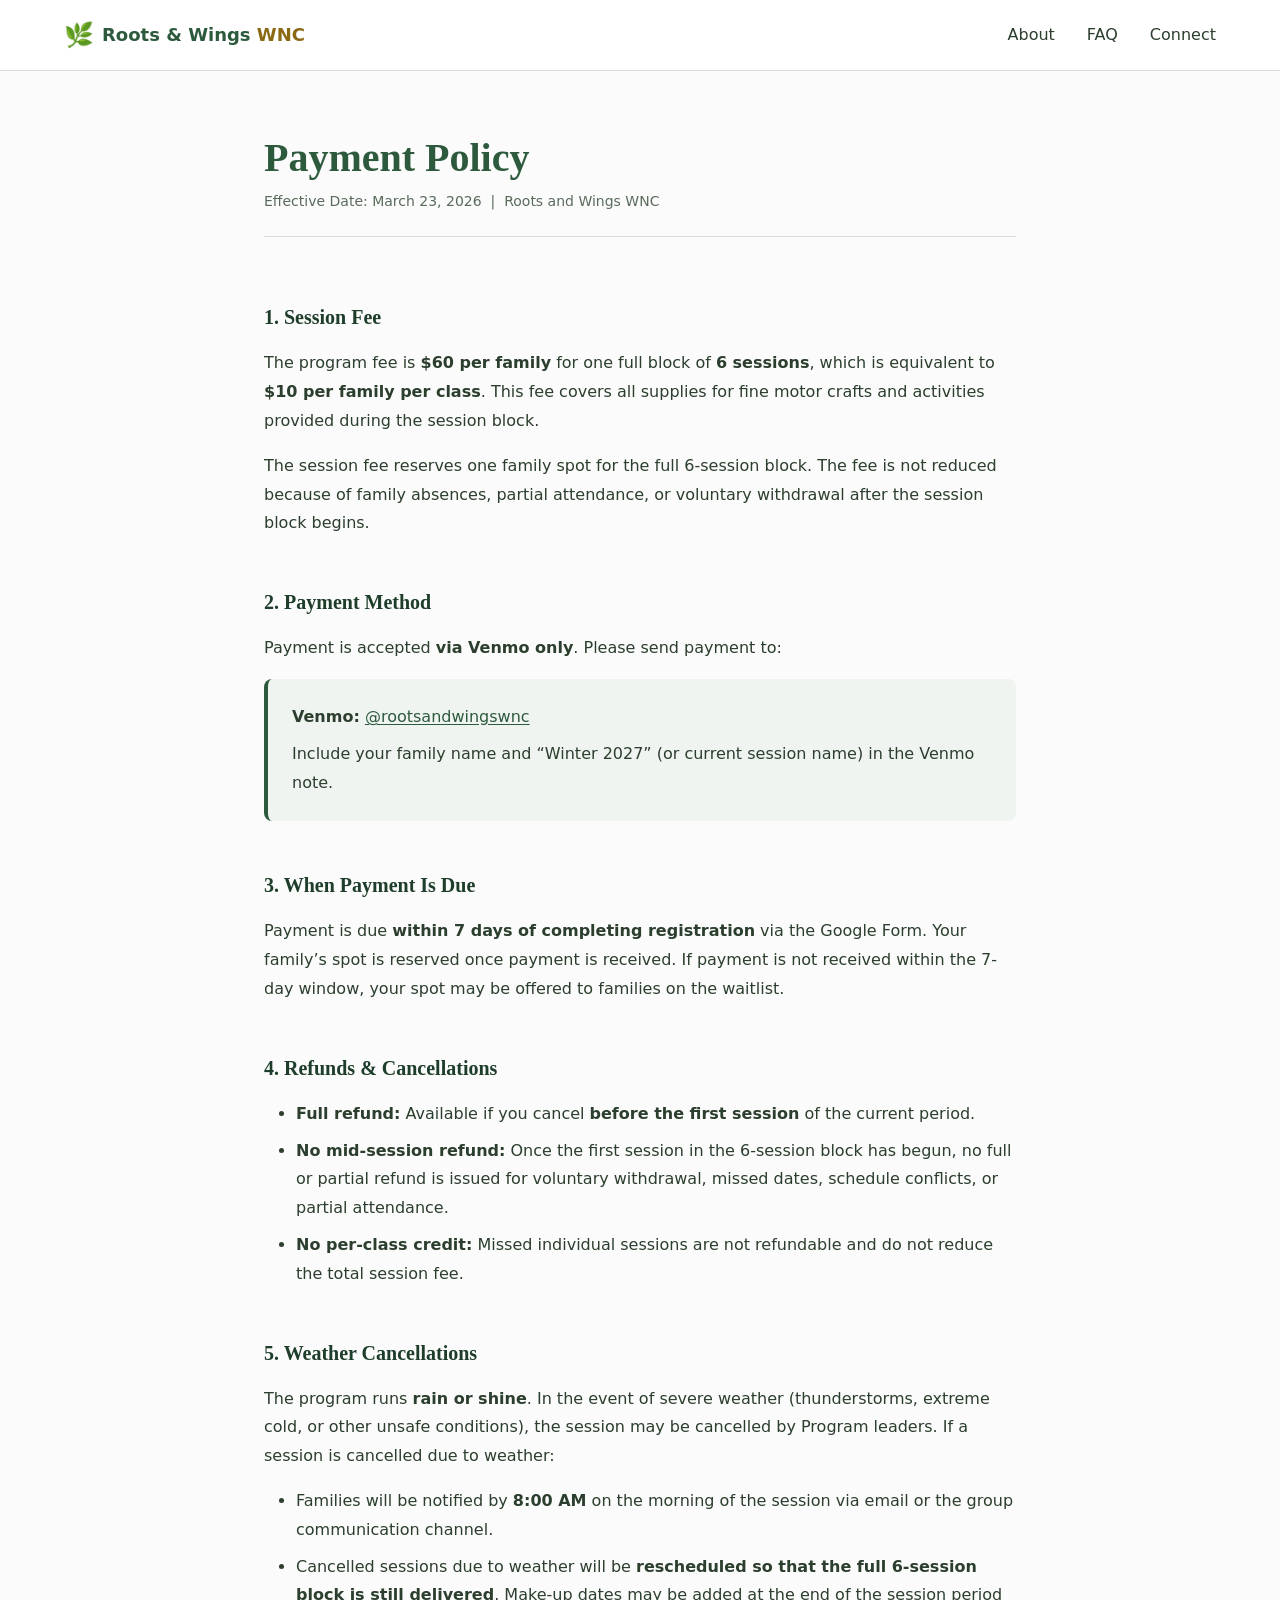
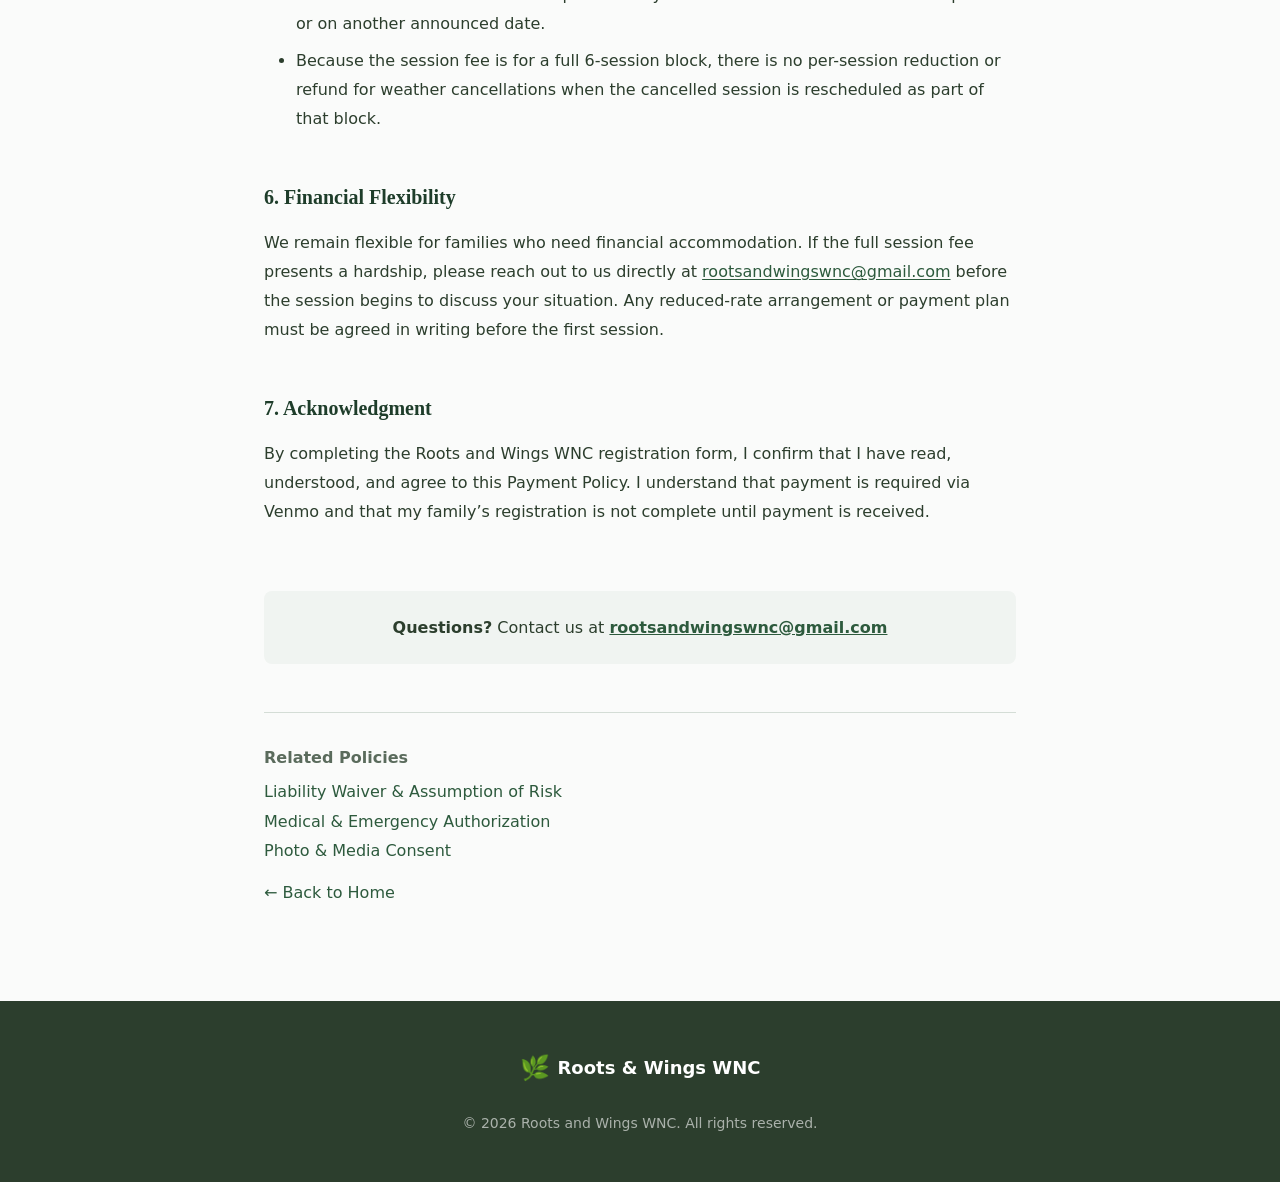
<file: web/payment-policy.html>
<!DOCTYPE html>
<html lang="en">

<head>
    <meta charset="UTF-8">
    <meta name="viewport" content="width=device-width, initial-scale=1.0">
    <meta name="description" content="Payment Policy — Roots and Wings WNC">
    <meta name="robots" content="noindex">
    <link rel="icon" type="image/svg+xml" href="favicon.svg">
    <title>Payment Policy — Roots and Wings WNC</title>
    <link rel="stylesheet" href="styles.css">
</head>

<body class="policy-page">
    <header class="header">
        <nav class="nav container">
            <a href="index.html" class="logo">
                <span class="logo-icon">🌿</span>
                <span class="logo-text">Roots &amp; Wings <span class="logo-wnc">WNC</span></span>
            </a>
            <ul class="nav-links">
                <li><a href="index.html#about">About</a></li>
                <li><a href="index.html#faq">FAQ</a></li>
                <li><a href="index.html#subscribe">Connect</a></li>
            </ul>
            <button class="nav-toggle" aria-label="Toggle navigation" aria-expanded="false">
                <span class="hamburger"></span>
            </button>
        </nav>
    </header>

    <main id="main" class="policy-main">
        <article class="container policy-container">
            <h1 class="policy-title">Payment Policy</h1>
            <p class="policy-meta">Effective Date: March 23, 2026 &nbsp;|&nbsp; Roots and Wings WNC</p>

            <section class="policy-section">
                <h2>1. Session Fee</h2>
                <p>The program fee is <strong>$60 per family</strong> for one full block of <strong>6 sessions</strong>, which is equivalent to <strong>$10 per family per class</strong>. This fee covers all supplies for fine motor crafts and activities provided during the session block.</p>
                <p>The session fee reserves one family spot for the full 6-session block. The fee is not reduced because of family absences, partial attendance, or voluntary withdrawal after the session block begins.</p>
            </section>

            <section class="policy-section">
                <h2>2. Payment Method</h2>
                <p>Payment is accepted <strong>via Venmo only</strong>. Please send payment to:</p>
                <div class="policy-callout">
                    <p><strong>Venmo:</strong> <a href="https://venmo.com/rootsandwingswnc">@rootsandwingswnc</a></p>
                    <p>Include your family name and &ldquo;Winter 2027&rdquo; (or current session name) in the Venmo note.</p>
                </div>
            </section>

            <section class="policy-section">
                <h2>3. When Payment Is Due</h2>
                <p>Payment is due <strong>within 7 days of completing registration</strong> via the Google Form. Your family&rsquo;s spot is reserved once payment is received. If payment is not received within the 7-day window, your spot may be offered to families on the waitlist.</p>
            </section>

            <section class="policy-section">
                <h2>4. Refunds &amp; Cancellations</h2>
                <ul>
                    <li><strong>Full refund:</strong> Available if you cancel <strong>before the first session</strong> of the current period.</li>
                    <li><strong>No mid-session refund:</strong> Once the first session in the 6-session block has begun, no full or partial refund is issued for voluntary withdrawal, missed dates, schedule conflicts, or partial attendance.</li>
                    <li><strong>No per-class credit:</strong> Missed individual sessions are not refundable and do not reduce the total session fee.</li>
                </ul>
            </section>

            <section class="policy-section">
                <h2>5. Weather Cancellations</h2>
                <p>The program runs <strong>rain or shine</strong>. In the event of severe weather (thunderstorms, extreme cold, or other unsafe conditions), the session may be cancelled by Program leaders. If a session is cancelled due to weather:</p>
                <ul>
                    <li>Families will be notified by <strong>8:00 AM</strong> on the morning of the session via email or the group communication channel.</li>
                    <li>Cancelled sessions due to weather will be <strong>rescheduled so that the full 6-session block is still delivered</strong>. Make-up dates may be added at the end of the session period or on another announced date.</li>
                    <li>Because the session fee is for a full 6-session block, there is no per-session reduction or refund for weather cancellations when the cancelled session is rescheduled as part of that block.</li>
                </ul>
            </section>

            <section class="policy-section">
                <h2>6. Financial Flexibility</h2>
                <p>We remain flexible for families who need financial accommodation. If the full session fee presents a hardship, please reach out to us directly at <a href="mailto:rootsandwingswnc@gmail.com">rootsandwingswnc@gmail.com</a> before the session begins to discuss your situation. Any reduced-rate arrangement or payment plan must be agreed in writing before the first session.</p>
            </section>

            <section class="policy-section">
                <h2>7. Acknowledgment</h2>
                <p>By completing the Roots and Wings WNC registration form, I confirm that I have read, understood, and agree to this Payment Policy. I understand that payment is required via Venmo and that my family&rsquo;s registration is not complete until payment is received.</p>
            </section>

            <div class="policy-contact">
                <p><strong>Questions?</strong> Contact us at <a href="mailto:rootsandwingswnc@gmail.com">rootsandwingswnc@gmail.com</a></p>
            </div>

            <nav class="policy-nav" aria-label="Related policies">
                <h3>Related Policies</h3>
                <ul>
                    <li><a href="liability-waiver.html">Liability Waiver &amp; Assumption of Risk</a></li>
                    <li><a href="medical-authorization.html">Medical &amp; Emergency Authorization</a></li>
                    <li><a href="photo-consent.html">Photo &amp; Media Consent</a></li>
                </ul>
                <p><a href="index.html">&larr; Back to Home</a></p>
            </nav>
        </article>
    </main>

    <footer class="footer">
        <div class="container footer-content">
            <div class="footer-brand">
                <span class="logo-icon">🌿</span>
                <span>Roots &amp; Wings WNC</span>
            </div>
            <p class="footer-copy">&copy; 2026 Roots and Wings WNC. All rights reserved.</p>
        </div>
    </footer>

    <!-- Mobile Nav Script -->
    <script>
        (function () {
            const toggle = document.querySelector('.nav-toggle');
            const nav = document.querySelector('.nav');
            if (!toggle || !nav) return;
            toggle.addEventListener('click', function () {
                const expanded = this.getAttribute('aria-expanded') === 'true';
                this.setAttribute('aria-expanded', !expanded);
                nav.classList.toggle('nav-open');
            });
            document.querySelectorAll('.nav-links a').forEach(link => {
                link.addEventListener('click', () => {
                    toggle.setAttribute('aria-expanded', 'false');
                    nav.classList.remove('nav-open');
                });
            });
        })();
    </script>
</body>

</html>
</file>
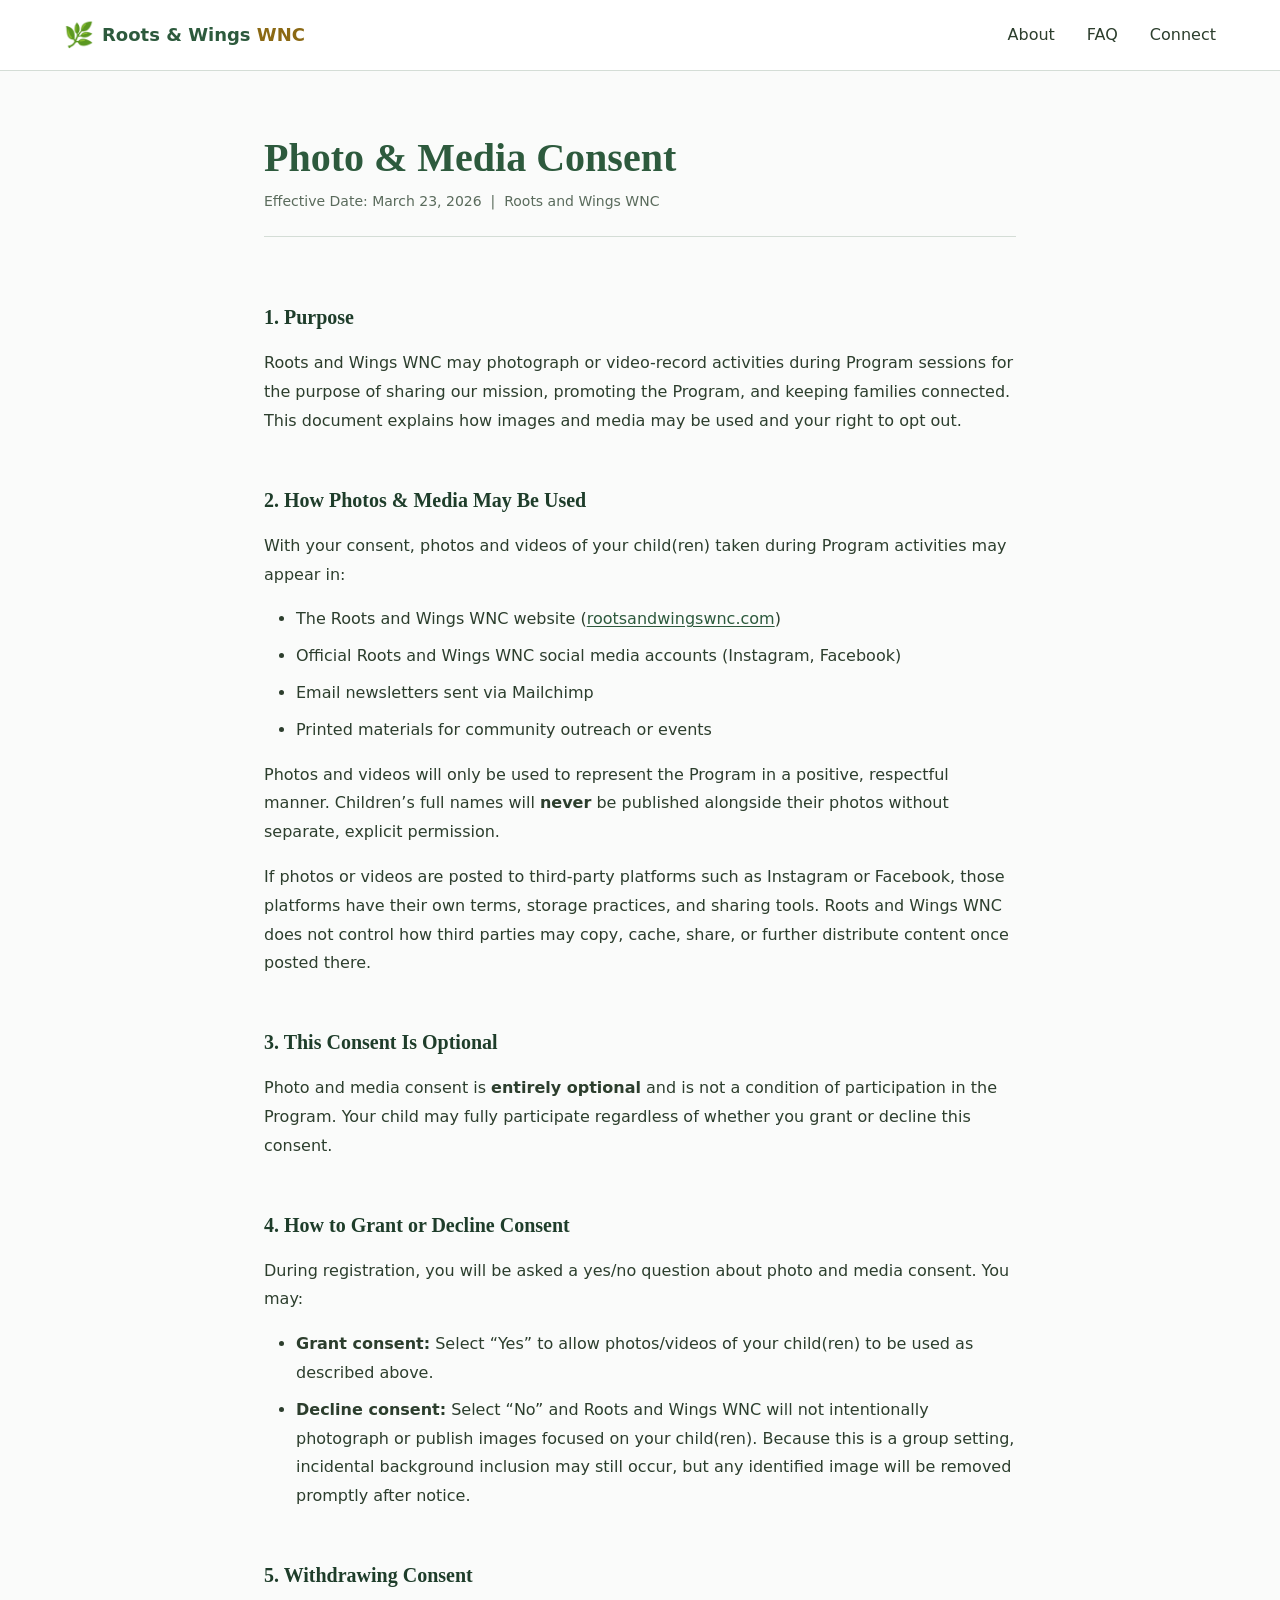
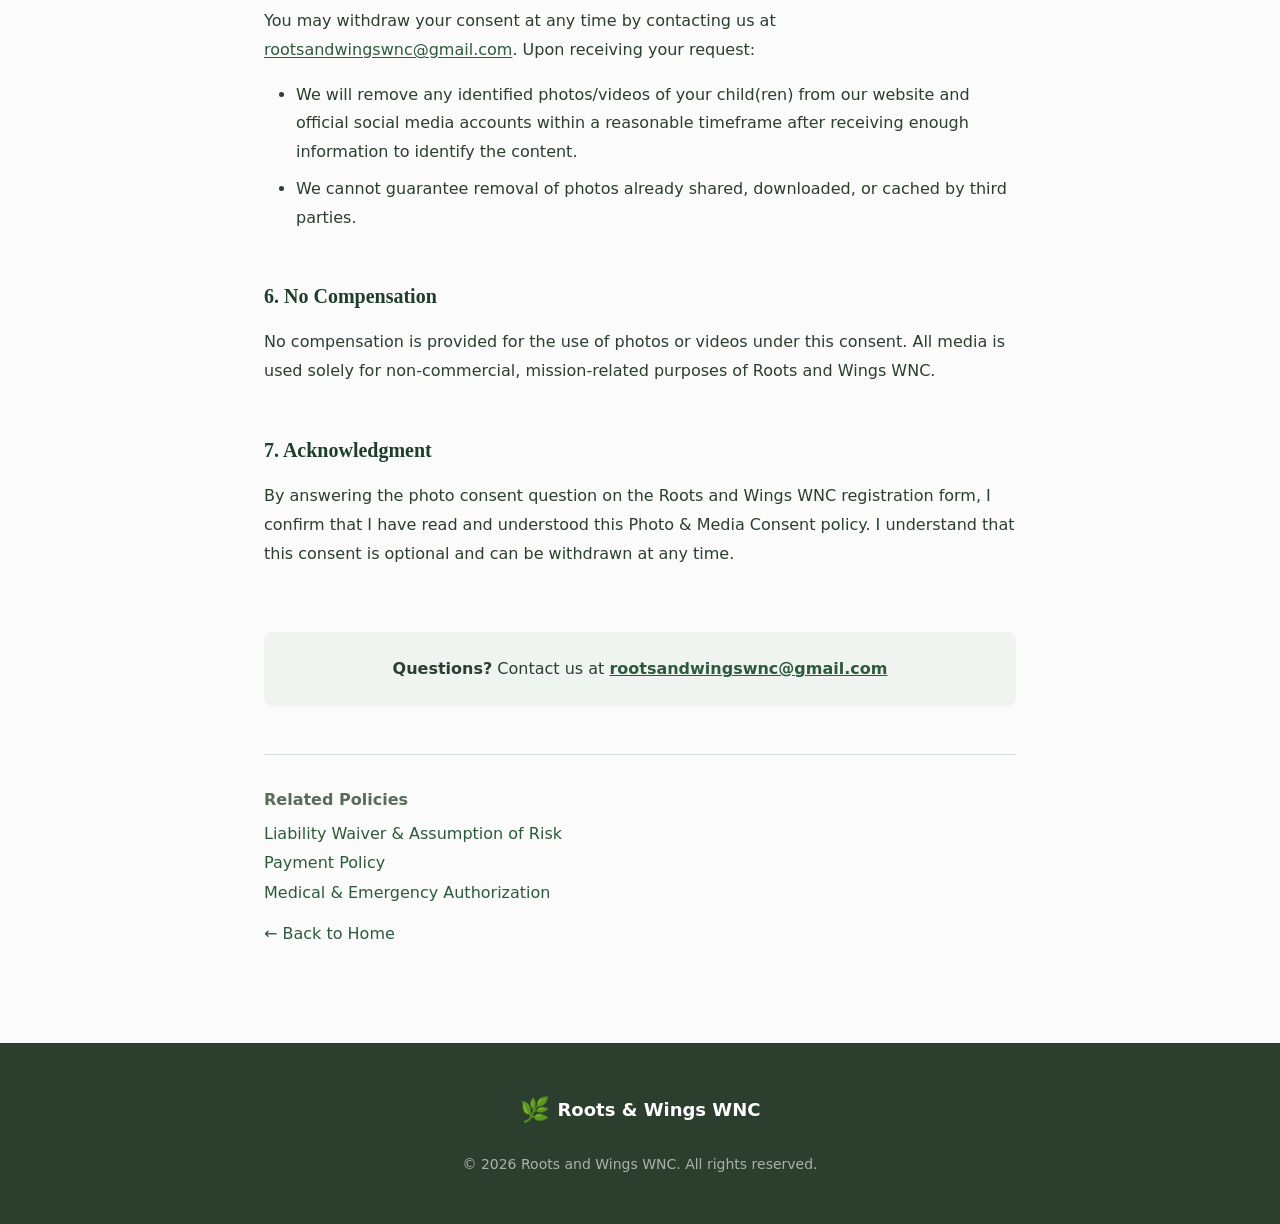
<file: web/photo-consent.html>
<!DOCTYPE html>
<html lang="en">

<head>
    <meta charset="UTF-8">
    <meta name="viewport" content="width=device-width, initial-scale=1.0">
    <meta name="description" content="Photo and Media Consent — Roots and Wings WNC">
    <meta name="robots" content="noindex">
    <link rel="icon" type="image/svg+xml" href="favicon.svg">
    <title>Photo &amp; Media Consent — Roots and Wings WNC</title>
    <link rel="stylesheet" href="styles.css">
</head>

<body class="policy-page">
    <header class="header">
        <nav class="nav container">
            <a href="index.html" class="logo">
                <span class="logo-icon">🌿</span>
                <span class="logo-text">Roots &amp; Wings <span class="logo-wnc">WNC</span></span>
            </a>
            <ul class="nav-links">
                <li><a href="index.html#about">About</a></li>
                <li><a href="index.html#faq">FAQ</a></li>
                <li><a href="index.html#subscribe">Connect</a></li>
            </ul>
            <button class="nav-toggle" aria-label="Toggle navigation" aria-expanded="false">
                <span class="hamburger"></span>
            </button>
        </nav>
    </header>

    <main id="main" class="policy-main">
        <article class="container policy-container">
            <h1 class="policy-title">Photo &amp; Media Consent</h1>
            <p class="policy-meta">Effective Date: March 23, 2026 &nbsp;|&nbsp; Roots and Wings WNC</p>

            <section class="policy-section">
                <h2>1. Purpose</h2>
                <p>Roots and Wings WNC may photograph or video-record activities during Program sessions for the purpose of sharing our mission, promoting the Program, and keeping families connected. This document explains how images and media may be used and your right to opt out.</p>
            </section>

            <section class="policy-section">
                <h2>2. How Photos &amp; Media May Be Used</h2>
                <p>With your consent, photos and videos of your child(ren) taken during Program activities may appear in:</p>
                <ul>
                    <li>The Roots and Wings WNC website (<a href="https://rootsandwingswnc.com">rootsandwingswnc.com</a>)</li>
                    <li>Official Roots and Wings WNC social media accounts (Instagram, Facebook)</li>
                    <li>Email newsletters sent via Mailchimp</li>
                    <li>Printed materials for community outreach or events</li>
                </ul>
                <p>Photos and videos will only be used to represent the Program in a positive, respectful manner. Children&rsquo;s full names will <strong>never</strong> be published alongside their photos without separate, explicit permission.</p>
                <p>If photos or videos are posted to third-party platforms such as Instagram or Facebook, those platforms have their own terms, storage practices, and sharing tools. Roots and Wings WNC does not control how third parties may copy, cache, share, or further distribute content once posted there.</p>
            </section>

            <section class="policy-section">
                <h2>3. This Consent Is Optional</h2>
                <p>Photo and media consent is <strong>entirely optional</strong> and is not a condition of participation in the Program. Your child may fully participate regardless of whether you grant or decline this consent.</p>
            </section>

            <section class="policy-section">
                <h2>4. How to Grant or Decline Consent</h2>
                <p>During registration, you will be asked a yes/no question about photo and media consent. You may:</p>
                <ul>
                    <li><strong>Grant consent:</strong> Select &ldquo;Yes&rdquo; to allow photos/videos of your child(ren) to be used as described above.</li>
                    <li><strong>Decline consent:</strong> Select &ldquo;No&rdquo; and Roots and Wings WNC will not intentionally photograph or publish images focused on your child(ren). Because this is a group setting, incidental background inclusion may still occur, but any identified image will be removed promptly after notice.</li>
                </ul>
            </section>

            <section class="policy-section">
                <h2>5. Withdrawing Consent</h2>
                <p>You may withdraw your consent at any time by contacting us at <a href="mailto:rootsandwingswnc@gmail.com">rootsandwingswnc@gmail.com</a>. Upon receiving your request:</p>
                <ul>
                    <li>We will remove any identified photos/videos of your child(ren) from our website and official social media accounts within a reasonable timeframe after receiving enough information to identify the content.</li>
                    <li>We cannot guarantee removal of photos already shared, downloaded, or cached by third parties.</li>
                </ul>
            </section>

            <section class="policy-section">
                <h2>6. No Compensation</h2>
                <p>No compensation is provided for the use of photos or videos under this consent. All media is used solely for non-commercial, mission-related purposes of Roots and Wings WNC.</p>
            </section>

            <section class="policy-section">
                <h2>7. Acknowledgment</h2>
                <p>By answering the photo consent question on the Roots and Wings WNC registration form, I confirm that I have read and understood this Photo &amp; Media Consent policy. I understand that this consent is optional and can be withdrawn at any time.</p>
            </section>

            <div class="policy-contact">
                <p><strong>Questions?</strong> Contact us at <a href="mailto:rootsandwingswnc@gmail.com">rootsandwingswnc@gmail.com</a></p>
            </div>

            <nav class="policy-nav" aria-label="Related policies">
                <h3>Related Policies</h3>
                <ul>
                    <li><a href="liability-waiver.html">Liability Waiver &amp; Assumption of Risk</a></li>
                    <li><a href="payment-policy.html">Payment Policy</a></li>
                    <li><a href="medical-authorization.html">Medical &amp; Emergency Authorization</a></li>
                </ul>
                <p><a href="index.html">&larr; Back to Home</a></p>
            </nav>
        </article>
    </main>

    <footer class="footer">
        <div class="container footer-content">
            <div class="footer-brand">
                <span class="logo-icon">🌿</span>
                <span>Roots &amp; Wings WNC</span>
            </div>
            <p class="footer-copy">&copy; 2026 Roots and Wings WNC. All rights reserved.</p>
        </div>
    </footer>

    <!-- Mobile Nav Script -->
    <script>
        (function () {
            const toggle = document.querySelector('.nav-toggle');
            const nav = document.querySelector('.nav');
            if (!toggle || !nav) return;
            toggle.addEventListener('click', function () {
                const expanded = this.getAttribute('aria-expanded') === 'true';
                this.setAttribute('aria-expanded', !expanded);
                nav.classList.toggle('nav-open');
            });
            document.querySelectorAll('.nav-links a').forEach(link => {
                link.addEventListener('click', () => {
                    toggle.setAttribute('aria-expanded', 'false');
                    nav.classList.remove('nav-open');
                });
            });
        })();
    </script>
</body>

</html>
</file>
<file: web/styles.css>
/* ==========================================================================
   Roots and Wings WNC — Modern Responsive Styles
   ========================================================================== */

/* --------------------------------------------------------------------------
   CSS Custom Properties (Design Tokens)
   -------------------------------------------------------------------------- */
:root {
  /* Colors - Nature-inspired palette */
  --color-primary: #2d5a3d;       /* Forest green */
  --color-primary-dark: #1e3d2a;
  --color-primary-light: #4a7c5c;
  --color-secondary: #8b6914;     /* Warm gold */
  --color-secondary-light: #c49a1a;
  
  --color-text: #2c3e2d;
  --color-text-light: #5a6b5c;
  --color-text-inverse: #ffffff;
  
  --color-bg: #fafbfa;
  --color-bg-alt: #f0f4f1;
  --color-bg-dark: #2c3e2d;
  
  --color-border: #d4ddd6;
  --color-focus: #4a90d9;
  
  /* Feedback colors */
  --color-error: #c62828;
  --color-error-bg: #ffebee;
  --color-success-bg: #e8f5e9;
  
  /* Typography */
  --font-family: 'Segoe UI', system-ui, -apple-system, BlinkMacSystemFont, sans-serif;
  --font-family-heading: Georgia, 'Times New Roman', serif;
  
  --font-size-xs: 0.75rem;
  --font-size-sm: 0.875rem;
  --font-size-base: 1rem;
  --font-size-lg: 1.125rem;
  --font-size-xl: 1.25rem;
  --font-size-2xl: 1.5rem;
  --font-size-3xl: 2rem;
  --font-size-4xl: 2.5rem;
  --font-size-5xl: 3.5rem;
  
  --line-height-tight: 1.2;
  --line-height-normal: 1.6;
  --line-height-relaxed: 1.8;
  
  /* Spacing */
  --space-xs: 0.25rem;
  --space-sm: 0.5rem;
  --space-md: 1rem;
  --space-lg: 1.5rem;
  --space-xl: 2rem;
  --space-2xl: 3rem;
  --space-3xl: 4rem;
  --space-4xl: 6rem;
  
  /* Layout */
  --container-max: 1200px;
  --container-narrow: 800px;
  
  /* Effects */
  --radius-md: 8px;
  --radius-lg: 16px;
  --radius-full: 9999px;
  
  --shadow-sm: 0 1px 2px rgba(0, 0, 0, 0.05);
  --shadow-md: 0 4px 6px rgba(0, 0, 0, 0.07);
  --shadow-lg: 0 10px 25px rgba(0, 0, 0, 0.1);
  
  --transition-fast: 150ms ease;
  --transition-normal: 250ms ease;
}

/* --------------------------------------------------------------------------
   Reset & Base
   -------------------------------------------------------------------------- */
*, *::before, *::after {
  box-sizing: border-box;
  margin: 0;
  padding: 0;
}

html {
  scroll-behavior: smooth;
  scroll-padding-top: 80px;
}

body {
  font-family: var(--font-family);
  font-size: var(--font-size-base);
  line-height: var(--line-height-normal);
  color: var(--color-text);
  background-color: var(--color-bg);
  -webkit-font-smoothing: antialiased;
  -moz-osx-font-smoothing: grayscale;
}

img, picture, video, canvas, svg {
  display: block;
  max-width: 100%;
}

/* --------------------------------------------------------------------------
   Accessibility
   -------------------------------------------------------------------------- */
.skip-link {
  position: absolute;
  top: -100%;
  left: 50%;
  transform: translateX(-50%);
  background: var(--color-primary);
  color: var(--color-text-inverse);
  padding: var(--space-sm) var(--space-md);
  border-radius: var(--radius-md);
  z-index: 1000;
  transition: top var(--transition-fast);
}

.skip-link:focus {
  top: var(--space-md);
}

/* Focus styles */
:focus-visible {
  outline: 3px solid var(--color-focus);
  outline-offset: 2px;
}

/* --------------------------------------------------------------------------
   Layout
   -------------------------------------------------------------------------- */
.container {
  width: 100%;
  max-width: var(--container-max);
  margin: 0 auto;
  padding: 0 var(--space-lg);
}

.section {
  padding: var(--space-4xl) 0;
}

.section-alt {
  background-color: var(--color-bg-alt);
}

.section-title {
  font-family: var(--font-family-heading);
  font-size: var(--font-size-3xl);
  font-weight: 700;
  color: var(--color-primary);
  text-align: center;
  margin-bottom: var(--space-md);
}

.section-subtitle {
  font-size: var(--font-size-lg);
  color: var(--color-text-light);
  text-align: center;
  max-width: 600px;
  margin: 0 auto var(--space-2xl);
}

/* --------------------------------------------------------------------------
   Header / Navigation
   -------------------------------------------------------------------------- */
.header {
  position: fixed;
  top: 0;
  left: 0;
  right: 0;
  background: rgba(255, 255, 255, 0.95);
  backdrop-filter: blur(10px);
  border-bottom: 1px solid var(--color-border);
  z-index: 100;
}

.nav {
  display: flex;
  align-items: center;
  justify-content: space-between;
  height: 70px;
}

.logo {
  display: flex;
  align-items: center;
  gap: var(--space-sm);
  text-decoration: none;
  color: var(--color-primary);
  font-weight: 600;
  font-size: var(--font-size-lg);
}

.logo-icon {
  font-size: var(--font-size-2xl);
}

.logo-wnc {
  color: var(--color-secondary);
}

.nav-links {
  display: flex;
  align-items: center;
  gap: var(--space-xl);
  list-style: none;
}

.nav-links a {
  color: var(--color-text);
  text-decoration: none;
  font-weight: 500;
  transition: color var(--transition-fast);
}

.nav-links a:not(.btn):hover {
  color: var(--color-primary);
}

.nav-social,
.nav-email {
  display: none;
}

.nav-toggle {
  display: none;
  background: none;
  border: none;
  cursor: pointer;
  padding: var(--space-sm);
}

.hamburger,
.hamburger::before,
.hamburger::after {
  display: block;
  width: 24px;
  height: 2px;
  background: var(--color-text);
  transition: var(--transition-normal);
}

.hamburger {
  position: relative;
}

.hamburger::before,
.hamburger::after {
  content: '';
  position: absolute;
  left: 0;
}

.hamburger::before {
  top: -7px;
}

.hamburger::after {
  top: 7px;
}

/* Mobile Nav */
@media (max-width: 768px) {
  .nav-toggle {
    display: block;
  }
  
  .nav-links {
    position: absolute;
    top: 70px;
    left: 0;
    right: 0;
    flex-direction: column;
    background: white;
    padding: var(--space-lg);
    gap: var(--space-lg);
    border-bottom: 1px solid var(--color-border);
    box-shadow: var(--shadow-lg);
    transform: translateY(-100%);
    opacity: 0;
    visibility: hidden;
    transition: var(--transition-normal);
  }
  
  .nav-open .nav-links {
    transform: translateY(0);
    opacity: 1;
    visibility: visible;
  }
  
  .nav-open .hamburger {
    background: transparent;
  }

  .nav-social {
    display: flex;
    gap: var(--space-md);
    justify-content: center;
    padding-top: var(--space-md);
    border-top: 1px solid var(--color-border);
    list-style: none;
  }

  .social-link-nav {
    display: flex;
    align-items: center;
    justify-content: center;
    width: 40px;
    height: 40px;
    border-radius: 50%;
    background: rgba(45, 90, 61, 0.1);
    transition: background var(--transition-normal), transform var(--transition-normal);
  }

  .social-link-nav:hover {
    background: rgba(45, 90, 61, 0.2);
    transform: scale(1.1);
  }

  .social-link-nav img {
    width: 24px;
    height: 24px;
    display: block;
  }

  .social-link-nav svg {
    width: 24px;
    height: 24px;
    display: block;
  }

  .nav-register {
    display: flex;
    justify-content: center;
    padding: var(--space-md) 0;
    border-top: 1px solid var(--color-border);
    list-style: none;
  }

  .nav-register .btn {
    width: 100%;
    max-width: 250px;
  }

  .nav-email {
    display: flex;
    justify-content: center;
    padding: var(--space-md) 0;
    border-top: 1px solid var(--color-border);
    list-style: none;
  }

  .nav-email .btn {
    width: 100%;
    max-width: 250px;
    color: white;
  }
  
  .nav-open .hamburger::before {
    top: 0;
    transform: rotate(45deg);
  }
  
  .nav-open .hamburger::after {
    top: 0;
    transform: rotate(-45deg);
  }
}

/* --------------------------------------------------------------------------
   Buttons
   -------------------------------------------------------------------------- */
.btn {
  display: inline-flex;
  align-items: center;
  justify-content: center;
  gap: var(--space-sm);
  padding: var(--space-sm) var(--space-lg);
  font-family: var(--font-family);
  font-size: var(--font-size-base);
  font-weight: 600;
  text-decoration: none;
  border: 2px solid transparent;
  border-radius: var(--radius-full);
  cursor: pointer;
  transition: all var(--transition-fast);
}

.btn-primary {
  background: var(--color-primary);
  color: var(--color-text-inverse);
}

.btn-primary:hover {
  background: var(--color-primary-dark);
  transform: translateY(-2px);
  box-shadow: var(--shadow-md);
}

.btn-secondary {
  background: transparent;
  color: var(--color-primary);
  border-color: var(--color-primary);
}

.btn-secondary:hover {
  background: var(--color-primary);
  color: var(--color-text-inverse);
}

.btn-lg {
  padding: var(--space-md) var(--space-2xl);
  font-size: var(--font-size-lg);
}

.btn-icon {
  font-size: 1.2em;
}

/* --------------------------------------------------------------------------
   Hero Section
   -------------------------------------------------------------------------- */
.hero {
  position: relative;
  min-height: 100vh;
  display: flex;
  align-items: center;
  justify-content: center;
  padding-top: 70px;
  overflow: hidden;
}

.hero-bg {
  position: absolute;
  inset: 0;
  background: linear-gradient(135deg, var(--color-bg-alt) 0%, var(--color-bg) 50%, #e8f0ea 100%);
  z-index: -1;
}

.hero-bg::before {
  content: '';
  position: absolute;
  top: 20%;
  right: -10%;
  width: 500px;
  height: 500px;
  background: radial-gradient(circle, rgba(45, 90, 61, 0.08) 0%, transparent 70%);
  border-radius: 50%;
}

.hero-bg::after {
  content: '';
  position: absolute;
  bottom: 10%;
  left: -5%;
  width: 400px;
  height: 400px;
  background: radial-gradient(circle, rgba(139, 105, 20, 0.06) 0%, transparent 70%);
  border-radius: 50%;
}

.hero-content {
  text-align: center;
  max-width: 900px;
}

.hero-title {
  font-family: var(--font-family-heading);
  font-size: var(--font-size-4xl);
  font-weight: 700;
  line-height: var(--line-height-tight);
  color: var(--color-primary);
  margin-bottom: var(--space-lg);
}

.hero-subtitle {
  font-size: var(--font-size-xl);
  color: var(--color-text-light);
  margin-bottom: var(--space-2xl);
  max-width: 600px;
  margin-left: auto;
  margin-right: auto;
}

.hero-cta {
  display: flex;
  gap: var(--space-md);
  justify-content: center;
  flex-wrap: wrap;
}

@media (min-width: 768px) {
  .hero-title {
    font-size: var(--font-size-5xl);
  }
}

/* Seasonal Hero Textures */
/* Spring - Cherry blossoms, fresh greens, blooming flowers */
.hero-spring .hero-bg {
  background: linear-gradient(135deg, #fce4ec 0%, #f8bbd0 25%, #e1f5dd 50%, #c8e6c9 100%);
}

.hero-spring .hero-bg::before {
  background: radial-gradient(circle, rgba(233, 30, 99, 0.12) 0%, transparent 70%);
  animation: float 8s ease-in-out infinite;
}

.hero-spring .hero-bg::after {
  background: radial-gradient(circle, rgba(76, 175, 80, 0.15) 0%, transparent 70%);
  width: 600px;
  height: 600px;
  animation: float 10s ease-in-out infinite reverse;
}

/* Spring flower pattern overlay */
.hero-spring .hero-bg::before {
  background-image: 
    radial-gradient(circle at 20% 50%, rgba(233, 30, 99, 0.08) 0%, transparent 50%),
    radial-gradient(circle at 60% 60%, rgba(156, 39, 176, 0.06) 0%, transparent 50%),
    radial-gradient(circle at 80% 30%, rgba(233, 30, 99, 0.07) 0%, transparent 50%);
}

/* Summer - Bright sun, warm sky, vibrant greens */
.hero-summer .hero-bg {
  background: linear-gradient(135deg, #fff9c4 0%, #fff59d 20%, #81d4fa 50%, #4fc3f7 100%);
}

.hero-summer .hero-bg::before {
  background: radial-gradient(circle, rgba(255, 193, 7, 0.2) 0%, transparent 60%);
  top: 10%;
  right: 10%;
  width: 400px;
  height: 400px;
  animation: pulse 4s ease-in-out infinite;
}

.hero-summer .hero-bg::after {
  background: radial-gradient(circle, rgba(33, 150, 243, 0.12) 0%, transparent 70%);
  width: 700px;
  height: 700px;
  bottom: -10%;
  left: -10%;
}

/* Summer sun rays effect */
.hero-summer .hero-bg::before {
  background-image:
    conic-gradient(from 0deg at 50% 50%, 
      transparent 0deg 40deg,
      rgba(255, 193, 7, 0.15) 45deg 50deg,
      transparent 55deg 85deg,
      rgba(255, 193, 7, 0.15) 90deg 95deg,
      transparent 100deg);
}

/* Fall - Autumn leaves, warm oranges, golden yellows */
.hero-fall .hero-bg {
  background: linear-gradient(135deg, #fff3e0 0%, #ffe0b2 25%, #ffccbc 50%, #ffab91 100%);
}

.hero-fall .hero-bg::before {
  background: radial-gradient(circle, rgba(255, 87, 34, 0.15) 0%, transparent 70%);
  top: 15%;
  right: -5%;
  animation: sway 6s ease-in-out infinite;
}

.hero-fall .hero-bg::after {
  background: radial-gradient(circle, rgba(251, 140, 0, 0.12) 0%, transparent 70%);
  width: 550px;
  height: 550px;
  bottom: 15%;
  left: -8%;
  animation: sway 7s ease-in-out infinite reverse;
}

/* Fall leaf pattern overlay */
.hero-fall .hero-bg::after {
  background-image:
    radial-gradient(circle at 30% 40%, rgba(255, 87, 34, 0.1) 0%, transparent 50%),
    radial-gradient(circle at 70% 60%, rgba(251, 140, 0, 0.08) 0%, transparent 50%),
    radial-gradient(circle at 50% 80%, rgba(230, 74, 25, 0.09) 0%, transparent 50%);
}

/* Winter - Frosty blues, snowy whites, evergreen accents */
.hero-winter .hero-bg {
  background: linear-gradient(135deg, #f5f9fc 0%, #e3f2fd 25%, #cfe3f1 50%, #b3d4e8 100%);
}

.hero-winter .hero-bg::before {
  background: radial-gradient(circle, rgba(144, 202, 249, 0.18) 0%, transparent 70%);
  animation: float 9s ease-in-out infinite;
}

.hero-winter .hero-bg::after {
  background: radial-gradient(circle, rgba(46, 125, 50, 0.1) 0%, transparent 70%);
  width: 600px;
  height: 600px;
  animation: float 11s ease-in-out infinite reverse;
}

/* Winter snowfall pattern overlay */
.hero-winter .hero-bg::before {
  background-image:
    radial-gradient(circle at 15% 30%, rgba(255, 255, 255, 0.6) 0%, transparent 8%),
    radial-gradient(circle at 45% 70%, rgba(255, 255, 255, 0.5) 0%, transparent 6%),
    radial-gradient(circle at 75% 20%, rgba(255, 255, 255, 0.55) 0%, transparent 7%),
    radial-gradient(circle at 85% 65%, rgba(255, 255, 255, 0.5) 0%, transparent 5%);
}

/* Seasonal animations */
@keyframes float {
  0%, 100% {
    transform: translate(0, 0);
  }
  50% {
    transform: translate(20px, -20px);
  }
}

@keyframes pulse {
  0%, 100% {
    transform: scale(1);
    opacity: 0.2;
  }
  50% {
    transform: scale(1.1);
    opacity: 0.3;
  }
}

@keyframes sway {
  0%, 100% {
    transform: translate(0, 0) rotate(0deg);
  }
  50% {
    transform: translate(-15px, 10px) rotate(-3deg);
  }
}

/* --------------------------------------------------------------------------
   About Section
   -------------------------------------------------------------------------- */
.about-grid {
  display: grid;
  grid-template-columns: repeat(auto-fit, minmax(280px, 1fr));
  gap: var(--space-xl);
  margin-bottom: var(--space-3xl);
}

.about-card {
  background: white;
  padding: var(--space-2xl);
  border-radius: var(--radius-lg);
  box-shadow: var(--shadow-sm);
  text-align: center;
  transition: all var(--transition-normal);
}

.about-card:hover {
  transform: translateY(-4px);
  box-shadow: var(--shadow-lg);
}

.about-icon {
  font-size: 3rem;
  margin-bottom: var(--space-md);
}

.about-card h3 {
  font-family: var(--font-family-heading);
  font-size: var(--font-size-xl);
  color: var(--color-primary);
  margin-bottom: var(--space-sm);
}

.about-card p {
  color: var(--color-text-light);
  line-height: var(--line-height-relaxed);
}

.about-mission {
  max-width: var(--container-narrow);
  margin: 0 auto;
  text-align: center;
  padding: var(--space-2xl);
  background: linear-gradient(135deg, var(--color-primary) 0%, var(--color-primary-light) 100%);
  border-radius: var(--radius-lg);
  color: var(--color-text-inverse);
}

.about-mission h3 {
  font-family: var(--font-family-heading);
  font-size: var(--font-size-2xl);
  margin-bottom: var(--space-md);
}

.about-mission p {
  font-size: var(--font-size-lg);
  line-height: var(--line-height-relaxed);
  opacity: 0.95;
}

.about-mission strong {
  color: var(--color-secondary-light);
}

/* --------------------------------------------------------------------------
   FAQ Section
   -------------------------------------------------------------------------- */
.faq-list {
  max-width: var(--container-narrow);
  margin: 0 auto;
  display: flex;
  flex-direction: column;
  gap: var(--space-2xl);
}

.faq-group {
  display: flex;
  flex-direction: column;
  gap: var(--space-md);
}

.faq-group-title {
  font-family: var(--font-family);
  font-size: var(--font-size-xs);
  font-weight: 700;
  letter-spacing: 0.08em;
  text-transform: uppercase;
  color: var(--color-text-light);
  padding-bottom: var(--space-sm);
  border-bottom: 1px solid var(--color-border);
  margin-bottom: var(--space-xs);
}

.faq-group--featured .faq-group-title {
  color: var(--color-primary);
  border-bottom-color: var(--color-primary-light);
}

.faq-group--featured .faq-item {
  border-left: 3px solid var(--color-primary);
}

.faq-item {
  background: white;
  border-radius: var(--radius-md);
  box-shadow: var(--shadow-sm);
  overflow: hidden;
  transition: box-shadow var(--transition-normal);
}

.faq-item:hover {
  box-shadow: var(--shadow-md);
}

.faq-item[open] {
  box-shadow: var(--shadow-md);
}

.faq-question {
  padding: var(--space-lg) var(--space-xl);
  font-size: var(--font-size-lg);
  font-weight: 600;
  color: var(--color-primary);
  cursor: pointer;
  list-style: none;
  display: flex;
  align-items: center;
  justify-content: space-between;
  transition: background-color var(--transition-fast);
}

.faq-question:hover {
  background-color: var(--color-bg-alt);
}

.faq-question::after {
  content: '+';
  font-size: var(--font-size-2xl);
  font-weight: 400;
  color: var(--color-secondary);
  transition: transform var(--transition-normal);
  flex-shrink: 0;
  margin-left: var(--space-md);
}

.faq-item[open] .faq-question::after {
  content: '−';
  transform: rotate(180deg);
}

.faq-question::-webkit-details-marker {
  display: none;
}

.faq-answer {
  padding: 0 var(--space-xl) var(--space-lg);
  color: var(--color-text-light);
  line-height: var(--line-height-relaxed);
  animation: fadeIn var(--transition-normal);
}

.faq-answer p {
  margin: 0 0 var(--space-md) 0;
}

.faq-answer p:last-child {
  margin-bottom: 0;
}

.faq-answer ul {
  margin: var(--space-sm) 0 0 var(--space-lg);
  padding-left: var(--space-md);
}

.faq-answer li {
  margin-bottom: var(--space-sm);
}

.faq-answer li:last-child {
  margin-bottom: 0;
}

.faq-answer a {
  color: var(--color-primary);
  text-decoration: underline;
  font-weight: 600;
  transition: color var(--transition-fast);
}

.faq-answer a:hover {
  color: var(--color-primary-dark);
}

@keyframes fadeIn {
  from {
    opacity: 0;
    transform: translateY(-8px);
  }
  to {
    opacity: 1;
    transform: translateY(0);
  }
}

/* --------------------------------------------------------------------------
   Connect Section
   -------------------------------------------------------------------------- */
.connect-grid {
  display: grid;
  grid-template-columns: repeat(2, minmax(0, 1fr));
  gap: var(--space-3xl);
  align-items: start;
}

.subscribe {
  background: var(--color-bg);
}

.connect-column {
  min-width: 0;
}

.contact-panel {
  text-align: center;
}

.contact-panel .section-subtitle,
.subscribe-panel .section-subtitle {
  margin-bottom: var(--space-xl);
}

.contact-cta {
  margin-bottom: var(--space-lg);
}

.contact-panel .contact-cta .btn {
  min-width: 210px;
}

.contact-social {
  justify-content: center;
}

.contact-social .social-link {
  background: rgba(45, 90, 61, 0.1);
}

.contact-social .social-link:hover {
  background: rgba(45, 90, 61, 0.2);
}

/* --------------------------------------------------------------------------
   Subscribe Section
   -------------------------------------------------------------------------- */
.subscribe-form-wrapper {
  max-width: 560px;
  margin: 0 auto var(--space-lg);
}

.subscribe-panel .section-title,
.subscribe-panel .section-subtitle {
  text-align: center;
}

.subscribe-note {
  font-size: var(--font-size-sm);
  color: var(--color-text-light);
  text-align: center;
  margin-top: var(--space-md);
}

.privacy-note {
  font-size: var(--font-size-sm);
  color: var(--color-text-light);
  text-align: center;
  max-width: 400px;
  margin: var(--space-sm) auto 0;
}

/* --- Mailchimp form overrides --- */
.subscribe-form-wrapper #mc_embed_signup {
  background: transparent !important;
  font-family: var(--font-family) !important;
  width: 100% !important;
  max-width: 600px !important;
  margin: 0 auto !important;
}

.subscribe-form-wrapper #mc_embed_signup form {
  padding: 0 !important;
  text-align: left !important;
}

.subscribe-form-wrapper #mc_embed_signup h2 {
  display: none;
}

/* Labels */
.subscribe-form-wrapper #mc_embed_signup label {
  font-size: var(--font-size-base) !important;
  font-weight: 600 !important;
  color: var(--color-text) !important;
  margin-bottom: var(--space-xs) !important;
  display: block !important;
}

/* Inputs — pill-shaped to match site design system */
.subscribe-form-wrapper #mc_embed_signup input.text,
.subscribe-form-wrapper #mc_embed_signup input.email,
.subscribe-form-wrapper #mc_embed_signup input[type="text"],
.subscribe-form-wrapper #mc_embed_signup input[type="email"],
.subscribe-form-wrapper #mc_embed_signup input[type="tel"] {
  font-family: var(--font-family) !important;
  font-size: var(--font-size-base) !important;
  padding: var(--space-md) var(--space-lg) !important;
  border: 2px solid var(--color-border) !important;
  border-radius: var(--radius-full) !important;
  background: white !important;
  width: 100% !important;
  min-height: 48px !important;
  margin-bottom: 0 !important;
  transition: border-color var(--transition-fast), box-shadow var(--transition-fast) !important;
}

.subscribe-form-wrapper #mc_embed_signup input:focus {
  outline: none !important;
  border-color: var(--color-primary) !important;
  box-shadow: 0 0 0 3px rgba(45, 90, 61, 0.15) !important;
}

/* Field groups */
.subscribe-form-wrapper #mc_embed_signup .mc-field-group {
  padding-bottom: 0 !important;
  margin-bottom: var(--space-md) !important;
  width: 100% !important;
}

/* Required asterisk */
.subscribe-form-wrapper #mc_embed_signup .asterisk {
  color: var(--color-secondary) !important;
}

.subscribe-form-wrapper #mc_embed_signup .indicates-required {
  font-size: var(--font-size-sm) !important;
  color: var(--color-text-light) !important;
  margin-bottom: var(--space-lg) !important;
  text-align: right !important;
}

/* Submit button — matches .btn-primary .btn-lg */
.subscribe-form-wrapper #mc_embed_signup .button,
.subscribe-form-wrapper #mc_embed_signup input[type="submit"] {
  font-family: var(--font-family) !important;
  font-size: var(--font-size-base) !important;
  font-weight: 600 !important;
  background: var(--color-primary) !important;
  color: var(--color-text-inverse) !important;
  padding: var(--space-md) var(--space-2xl) !important;
  border: 2px solid transparent !important;
  border-radius: var(--radius-full) !important;
  cursor: pointer !important;
  transition: all var(--transition-fast) !important;
  float: none !important;
  margin: var(--space-lg) auto 0 !important;
  width: fit-content !important;
  height: auto !important;
  display: block !important;
  min-width: 210px !important;
  min-height: 48px !important;
}

.subscribe-form-wrapper #mc_embed_signup .button:hover,
.subscribe-form-wrapper #mc_embed_signup input[type="submit"]:hover {
  background: var(--color-primary-dark) !important;
  transform: translateY(-2px) !important;
  box-shadow: var(--shadow-md) !important;
}

.subscribe-form-wrapper #mc_embed_signup .button:focus-visible,
.subscribe-form-wrapper #mc_embed_signup input[type="submit"]:focus-visible {
  outline: 3px solid var(--color-focus) !important;
  outline-offset: 2px !important;
}

/* Response messages */
.subscribe-form-wrapper #mc_embed_signup .response {
  font-size: var(--font-size-sm) !important;
  padding: var(--space-md) !important;
  border-radius: var(--radius-md) !important;
  margin: var(--space-md) auto !important;
  max-width: 420px !important;
  width: fit-content !important;
  float: none !important;
  display: block !important;
  text-align: center !important;
}

.subscribe-form-wrapper #mc_embed_signup .response:empty {
  display: none !important;
  margin: 0 auto !important;
  padding: 0 !important;
  border: 0 !important;
  max-height: 0 !important;
}

.subscribe-form-wrapper #mc_embed_signup #mce-error-response:not(:empty) {
  background-color: var(--color-error-bg, #ffebee) !important;
  color: var(--color-error, #c62828) !important;
  border: 1px solid var(--color-error, #c62828) !important;
}

.subscribe-form-wrapper #mc_embed_signup #mce-success-response:not(:empty) {
  background-color: var(--color-success-bg, #e8f5e9) !important;
  color: var(--color-primary-dark) !important;
  border: 1px solid var(--color-primary) !important;
}

/* Button container */
.subscribe-form-wrapper #mc_embed_signup .optionalParent {
  display: block !important;
}

.subscribe-form-wrapper #mc_embed_signup .optionalParent,
.subscribe-form-wrapper #mc_embed_signup .optionalParent .clear.foot {
  text-align: center !important;
}

.subscribe-form-wrapper #mc_embed_signup .optionalParent .clear.foot {
  display: block !important;
  width: 100% !important;
}

.subscribe-form-wrapper #mc_embed_signup .refferal_badge {
  display: none !important;
}

.subscribe-form-wrapper #mc_embed_signup .optionalParent .clear.foot p {
  display: none !important;
}

/* Inline validation error styling */
.subscribe-form-wrapper #mc_embed_signup .mce_inline_error {
  font-size: var(--font-size-sm) !important;
  color: var(--color-error, #c62828) !important;
  background: transparent !important;
  padding: var(--space-xs) 0 0 var(--space-lg) !important;
  margin: 0 !important;
  font-weight: 400 !important;
}

.subscribe-form-wrapper #mc_embed_signup input.mce_inline_error {
  border-color: var(--color-error, #c62828) !important;
}

/* Responsive */
@media (max-width: 600px) {
  .subscribe-form-wrapper #mc_embed_signup {
    max-width: 100% !important;
  }
  
  .contact-panel .contact-cta .btn,
  .subscribe-form-wrapper #mc_embed_signup .button,
  .subscribe-form-wrapper #mc_embed_signup input[type="submit"] {
    width: 100% !important;
    max-width: 320px;
  }
}

@media (max-width: 768px) {
  .connect-grid {
    grid-template-columns: 1fr;
    gap: var(--space-2xl);
  }
}

/* --------------------------------------------------------------------------
   Footer
   -------------------------------------------------------------------------- */
.footer {
  background: var(--color-bg-dark);
  color: var(--color-text-inverse);
  padding: var(--space-2xl) 0;
}

.footer-content {
  display: flex;
  flex-direction: column;
  align-items: center;
  gap: var(--space-lg);
  text-align: center;
}

.footer-brand {
  display: flex;
  align-items: center;
  gap: var(--space-sm);
  font-weight: 600;
  font-size: var(--font-size-lg);
}

.footer-nav {
  display: flex;
  gap: var(--space-xl);
}

.footer-nav a {
  color: rgba(255, 255, 255, 0.8);
  text-decoration: none;
  transition: color var(--transition-fast);
}

.footer-nav a:hover {
  color: white;
}

.footer-social {
  display: flex;
  gap: var(--space-lg);
  align-items: center;
}

.social-link {
  display: flex;
  align-items: center;
  justify-content: center;
  width: 48px;
  height: 48px;
  border-radius: 50%;
  background: rgba(255, 255, 255, 0.1);
  transition: background var(--transition-normal), transform var(--transition-normal);
  flex-shrink: 0;
}

.social-link:hover {
  background: rgba(255, 255, 255, 0.2);
  transform: scale(1.1);
}

.social-link svg {
  width: 28px;
  height: 28px;
  display: block;
}

.social-link img {
  width: 28px;
  height: 28px;
  display: block;
}

.footer-copy {
  font-size: var(--font-size-sm);
  color: rgba(255, 255, 255, 0.6);
}

/* --------------------------------------------------------------------------
   Policy Pages
   -------------------------------------------------------------------------- */
.policy-page {
  background: var(--color-bg);
}

.policy-main {
  padding-top: calc(70px + var(--space-3xl));
  padding-bottom: var(--space-4xl);
}

.policy-container {
  max-width: var(--container-narrow);
}

.policy-title {
  font-family: var(--font-family-heading);
  font-size: var(--font-size-4xl);
  font-weight: 700;
  color: var(--color-primary);
  margin-bottom: var(--space-sm);
  line-height: var(--line-height-tight);
}

.policy-meta {
  font-size: var(--font-size-sm);
  color: var(--color-text-light);
  margin-bottom: var(--space-3xl);
  padding-bottom: var(--space-lg);
  border-bottom: 1px solid var(--color-border);
}

.policy-section {
  margin-bottom: var(--space-2xl);
}

.policy-section h2 {
  font-family: var(--font-family-heading);
  font-size: var(--font-size-xl);
  font-weight: 700;
  color: var(--color-primary-dark);
  margin-bottom: var(--space-md);
}

.policy-section p {
  margin-bottom: var(--space-md);
  line-height: var(--line-height-relaxed);
}

.policy-section ul,
.policy-section ol {
  margin-bottom: var(--space-md);
  padding-left: var(--space-xl);
}

.policy-section li {
  margin-bottom: var(--space-sm);
  line-height: var(--line-height-relaxed);
}

.policy-section a {
  color: var(--color-primary);
  text-decoration: underline;
  text-underline-offset: 2px;
}

.policy-section a:hover {
  color: var(--color-primary-dark);
}

.policy-callout {
  background: var(--color-bg-alt);
  border-left: 4px solid var(--color-primary);
  padding: var(--space-lg);
  border-radius: var(--radius-md);
  margin: var(--space-md) 0;
}

.policy-callout p {
  margin-bottom: var(--space-sm);
}

.policy-callout p:last-child {
  margin-bottom: 0;
}

.policy-contact {
  margin-top: var(--space-3xl);
  padding: var(--space-lg);
  background: var(--color-bg-alt);
  border-radius: var(--radius-md);
  text-align: center;
}

.policy-contact a {
  color: var(--color-primary);
  font-weight: 600;
}

.policy-nav {
  margin-top: var(--space-2xl);
  padding-top: var(--space-xl);
  border-top: 1px solid var(--color-border);
}

.policy-nav h3 {
  font-size: var(--font-size-base);
  font-weight: 600;
  color: var(--color-text-light);
  margin-bottom: var(--space-sm);
}

.policy-nav ul {
  list-style: none;
  padding: 0;
  margin-bottom: var(--space-md);
}

.policy-nav li {
  margin-bottom: var(--space-xs);
}

.policy-nav a {
  color: var(--color-primary);
  text-decoration: none;
  font-weight: 500;
}

.policy-nav a:hover {
  text-decoration: underline;
}

.footer-policies {
  display: flex;
  flex-wrap: wrap;
  gap: var(--space-sm) var(--space-lg);
  justify-content: center;
  margin-bottom: var(--space-md);
}

.footer-policies a {
  color: rgba(255, 255, 255, 0.7);
  text-decoration: none;
  font-size: var(--font-size-sm);
  transition: color var(--transition-fast);
}

.footer-policies a:hover {
  color: white;
}

/* --------------------------------------------------------------------------
   Responsive Adjustments
   -------------------------------------------------------------------------- */
@media (max-width: 480px) {
  :root {
    --font-size-3xl: 1.75rem;
    --font-size-4xl: 2rem;
    --font-size-5xl: 2.5rem;
  }
  
  .section {
    padding: var(--space-3xl) 0;
  }
}

/* --------------------------------------------------------------------------
   Print Styles
   -------------------------------------------------------------------------- */
@media print {
  .header,
  .hero-cta,
  .subscribe-form-wrapper,
  .footer-nav {
    display: none;
  }
  
  .section {
    padding: var(--space-lg) 0;
    page-break-inside: avoid;
  }

  /* Policy page print */
  .policy-main {
    padding-top: 0;
  }

  .policy-nav,
  .policy-page .header,
  .policy-page .footer {
    display: none;
  }

  .policy-section {
    page-break-inside: avoid;
  }
}
</file>
